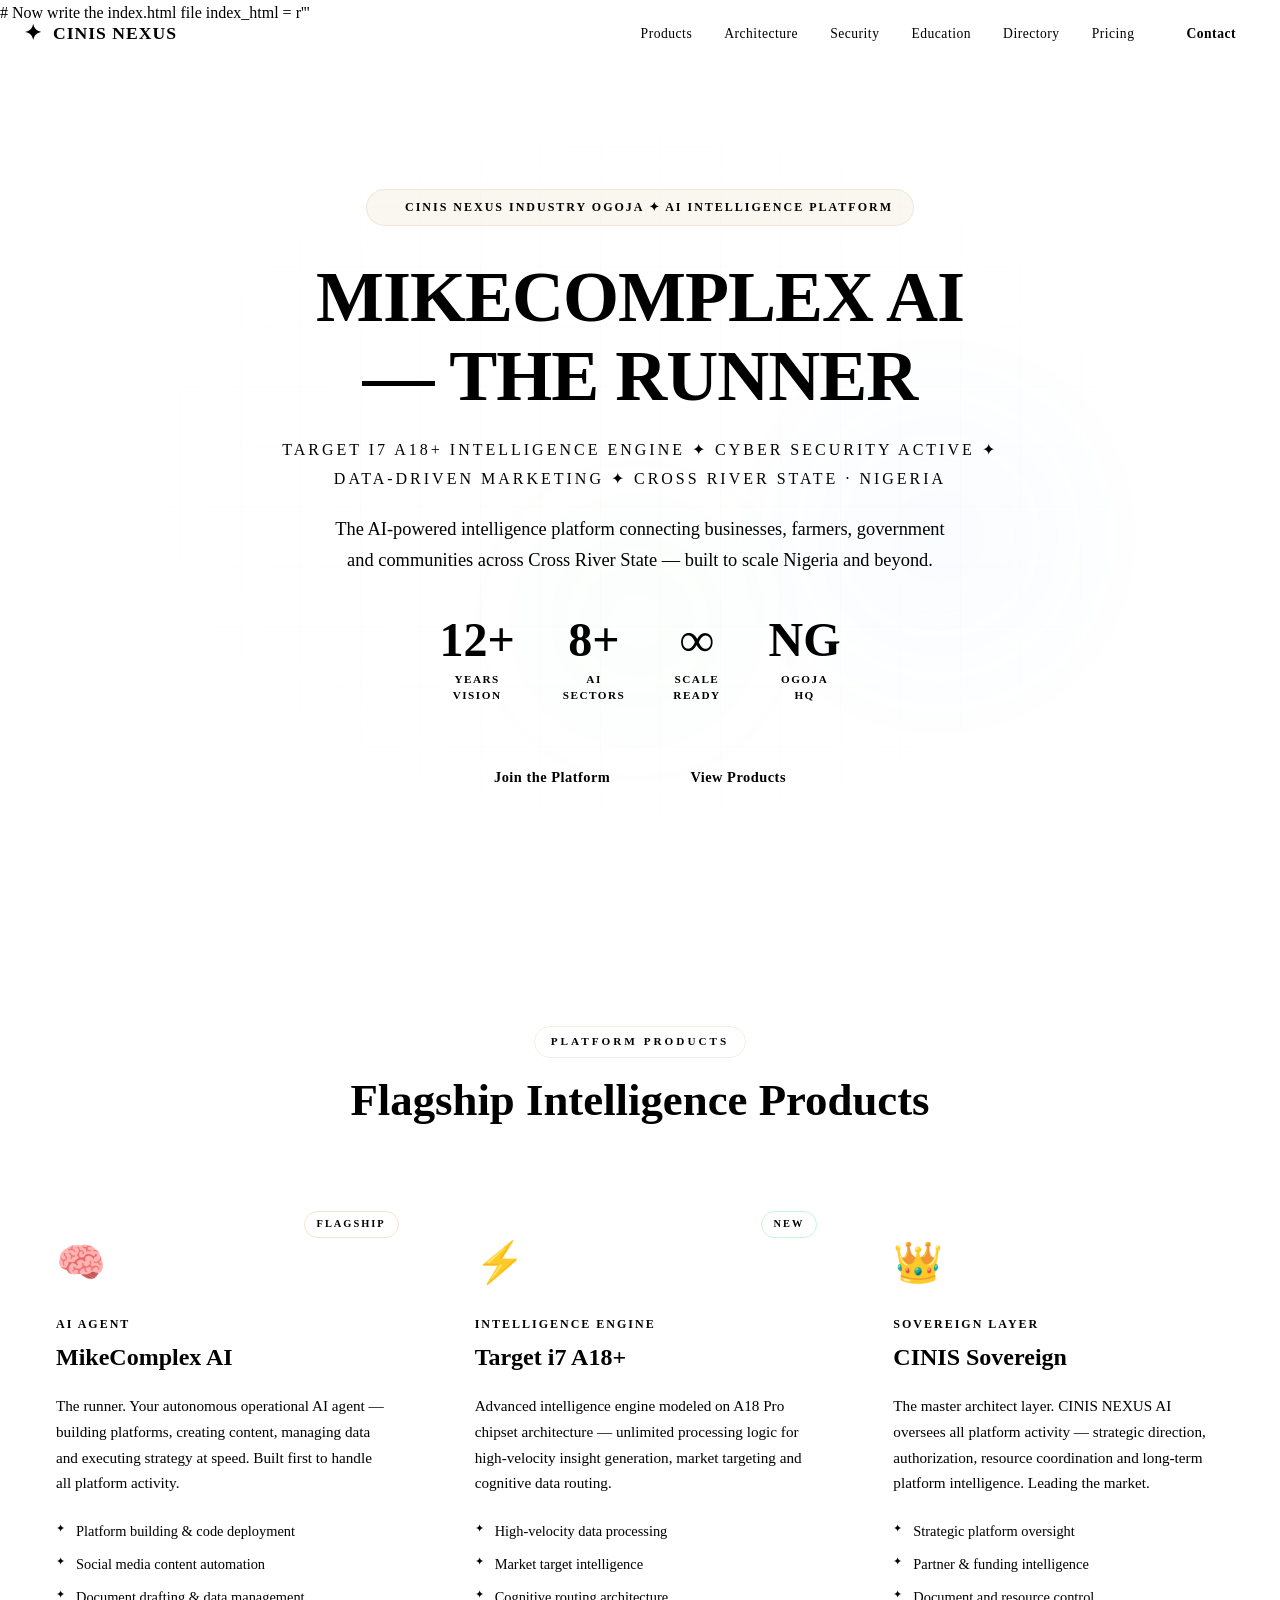
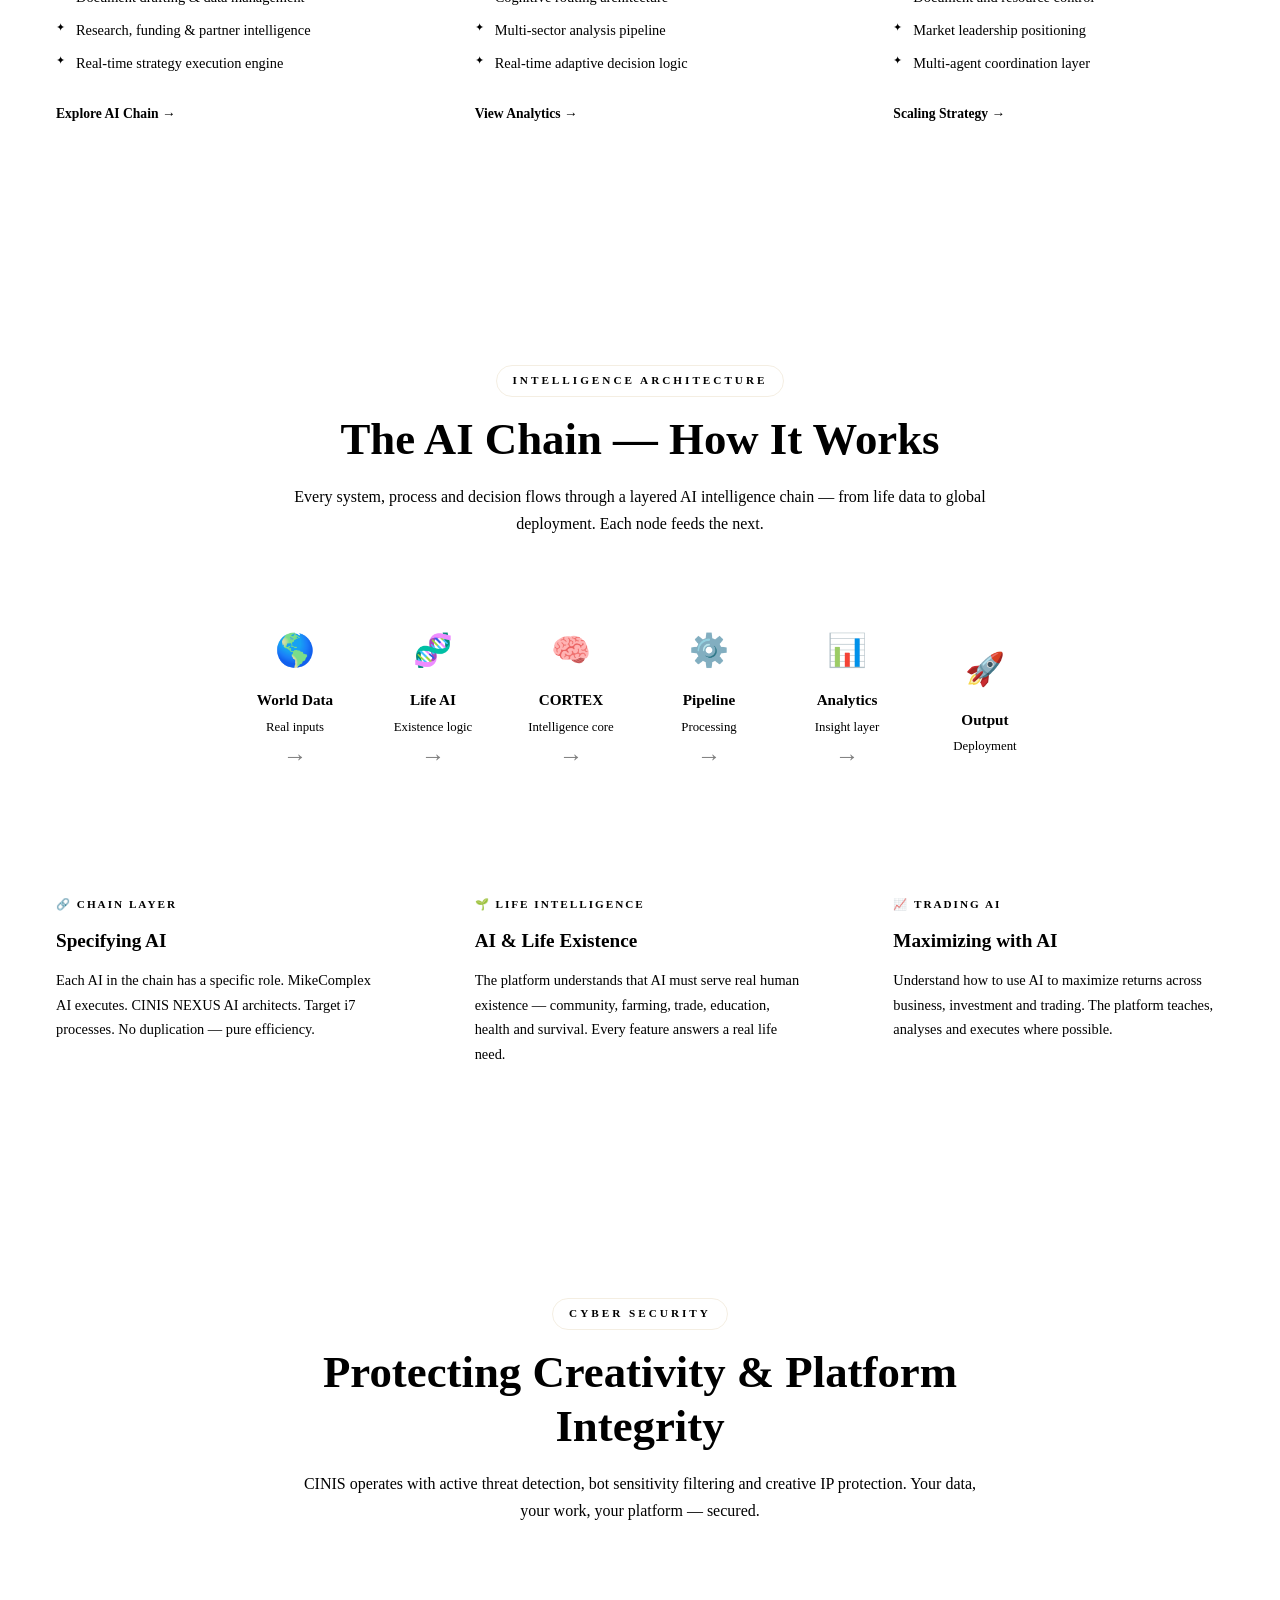
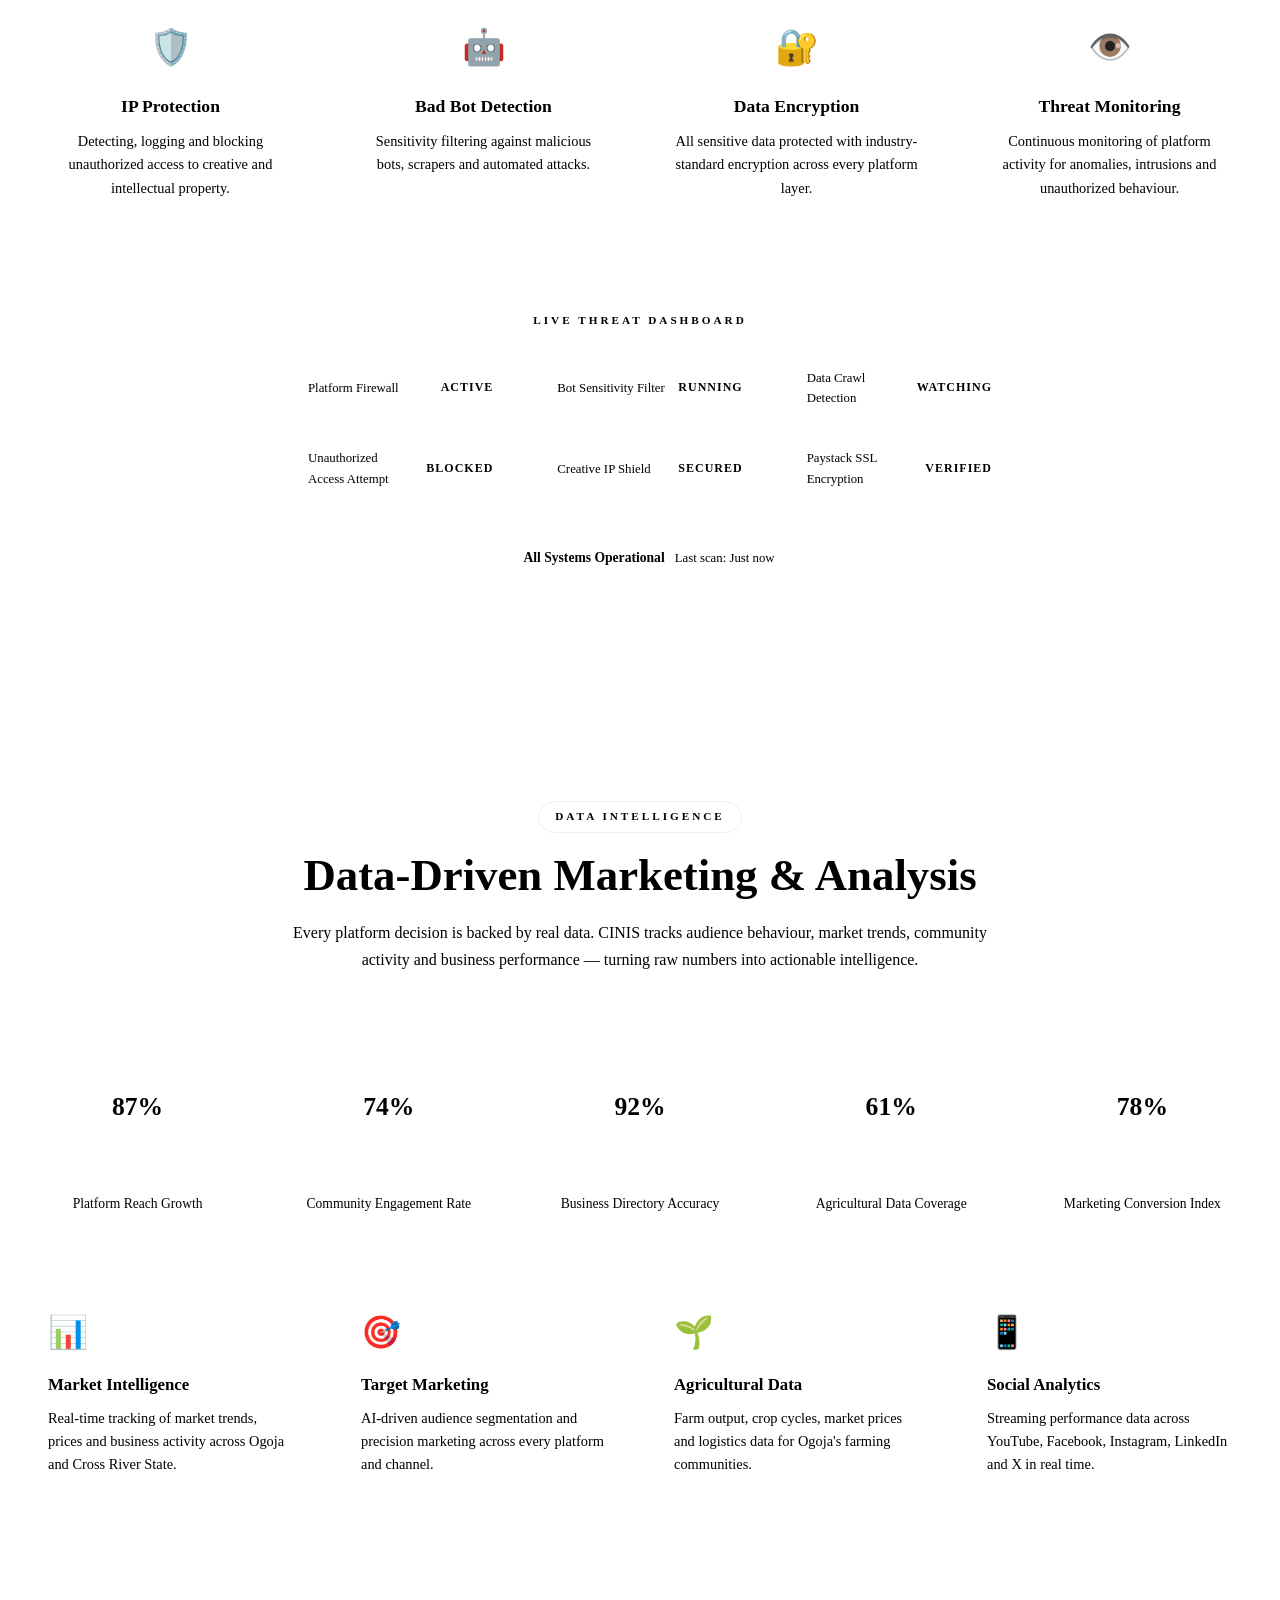
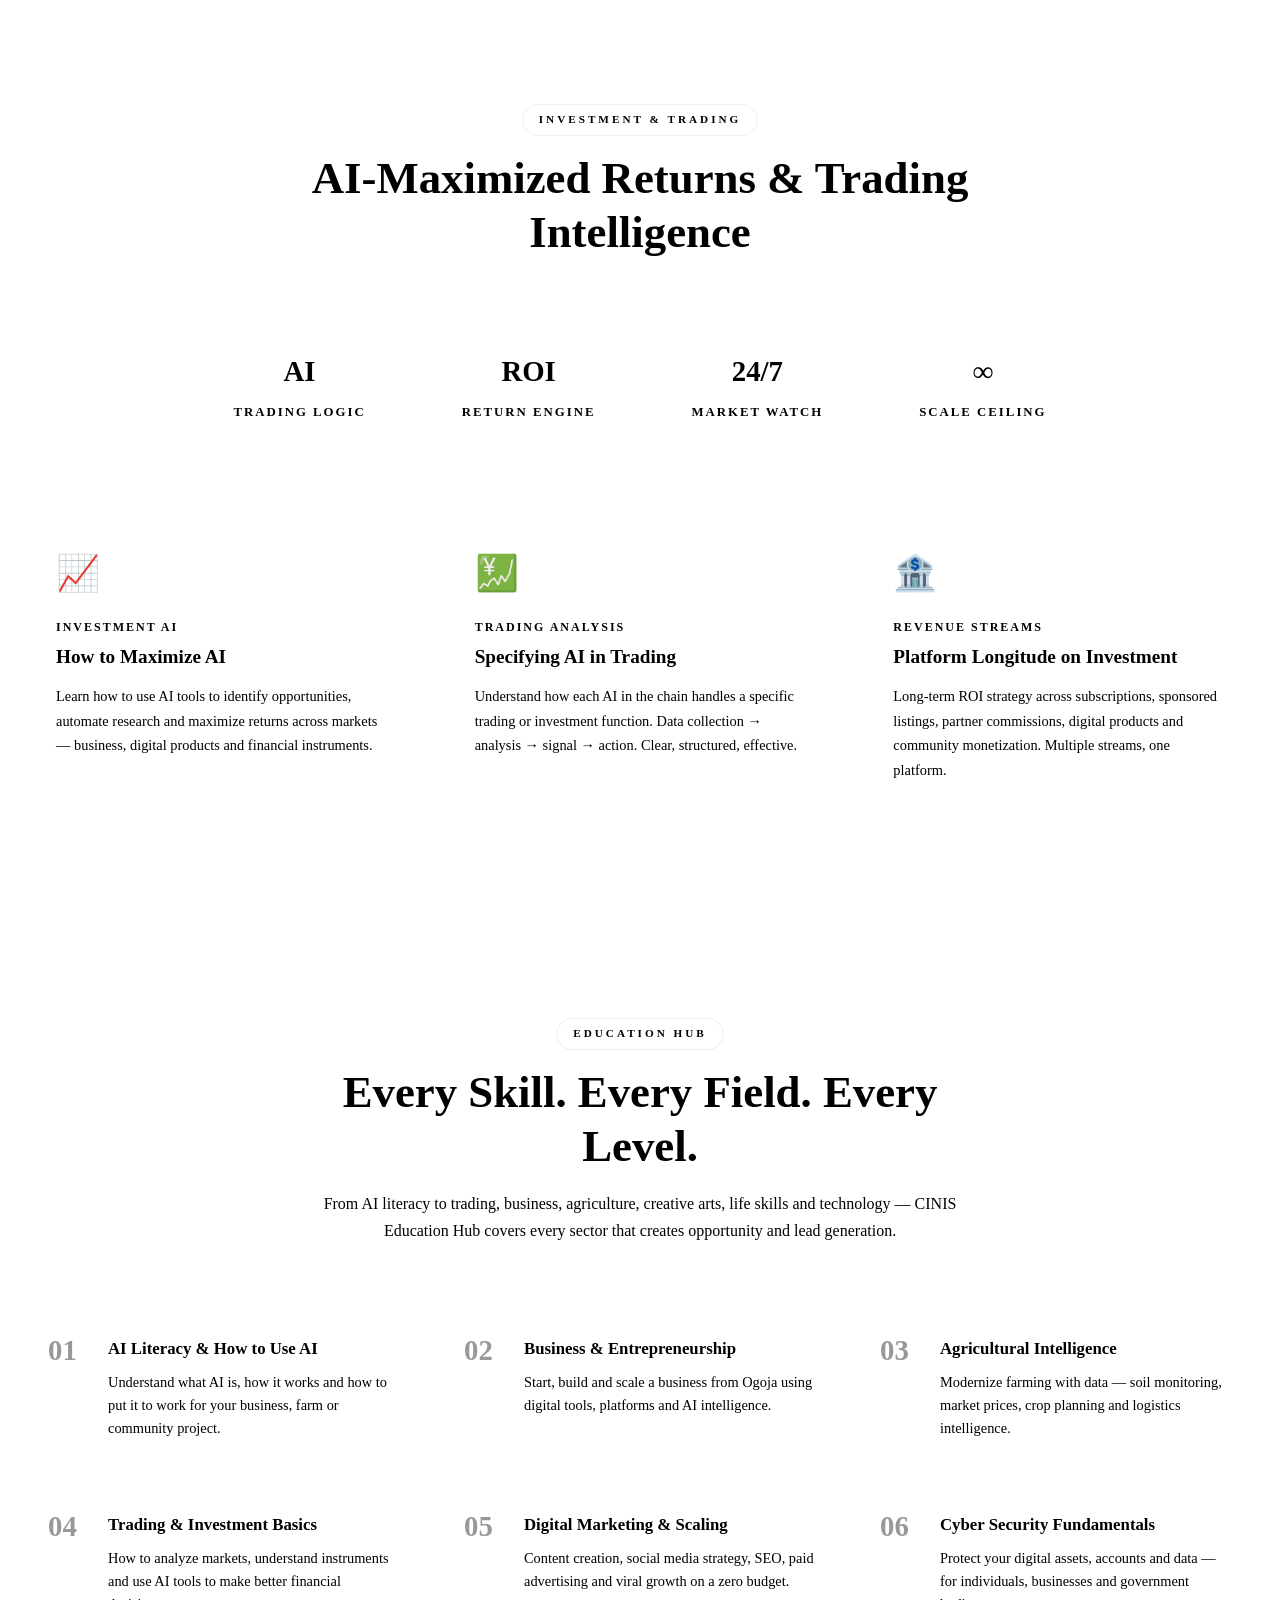
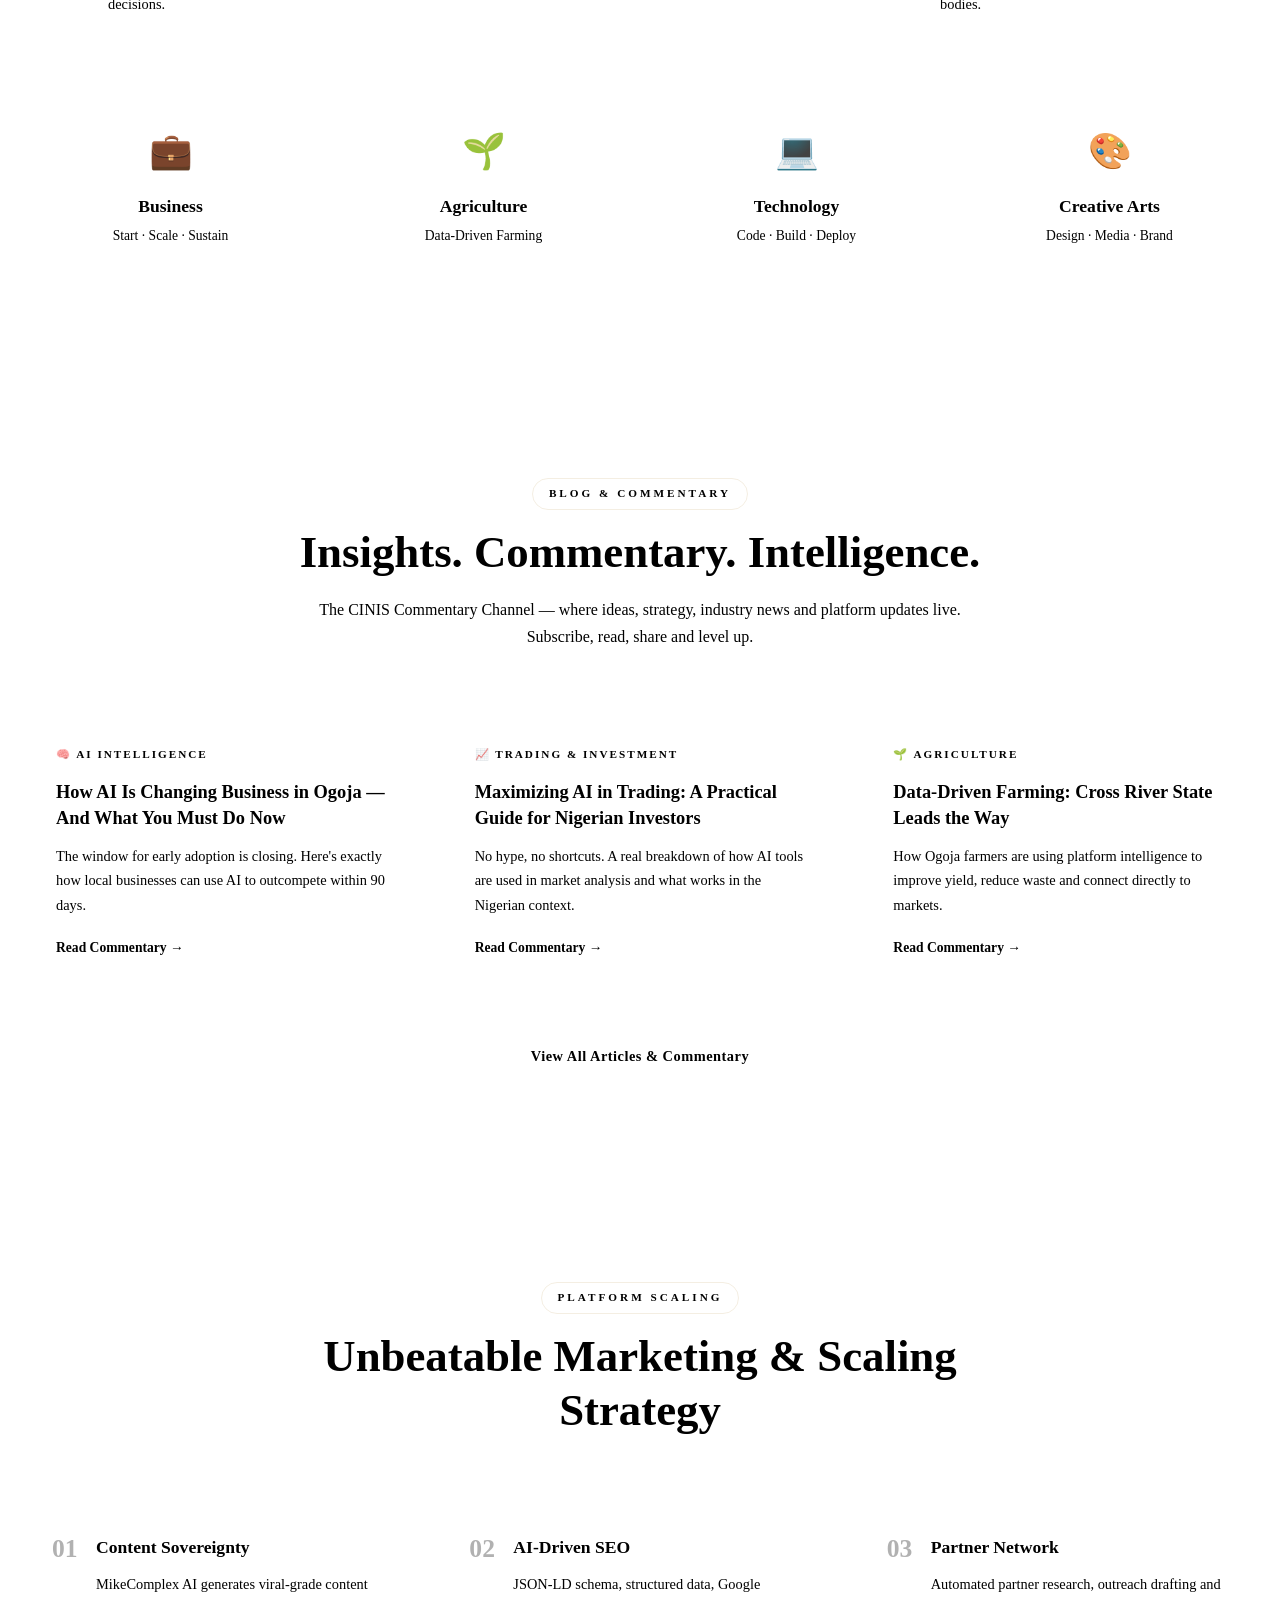
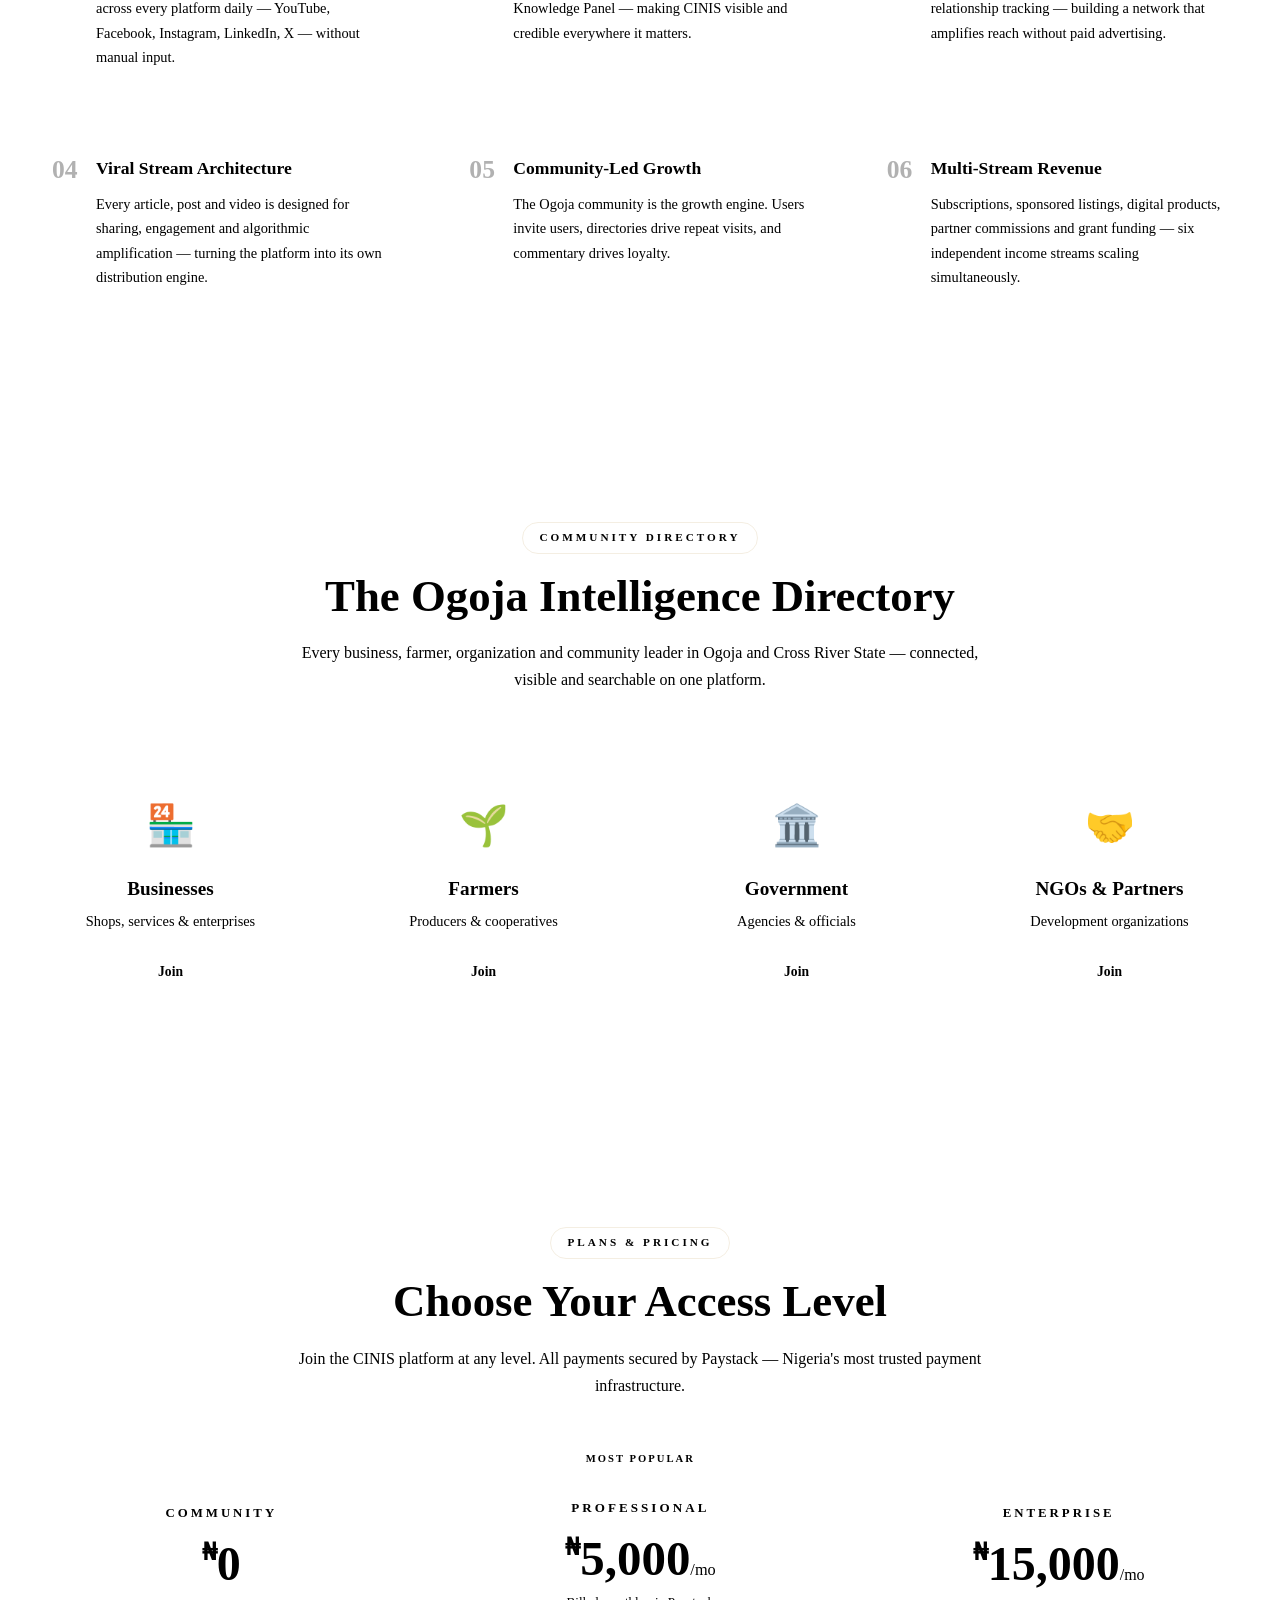
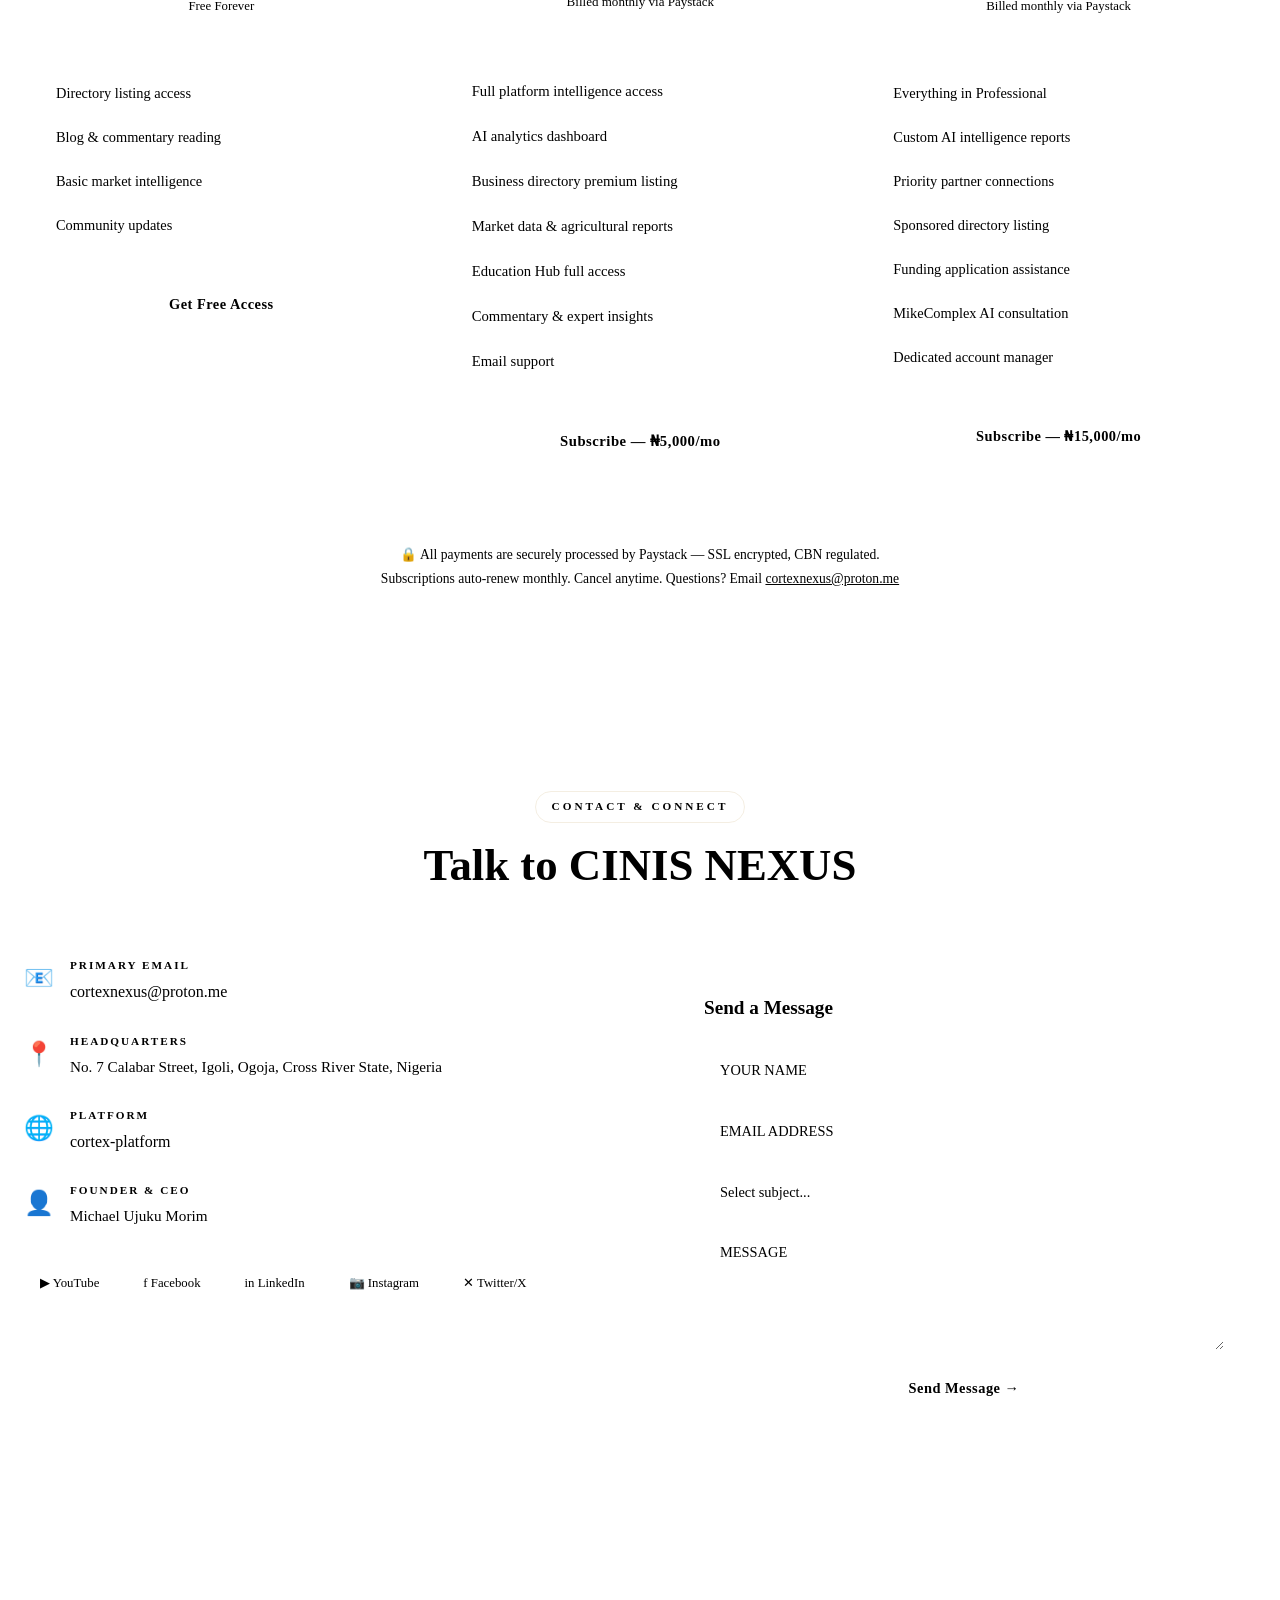
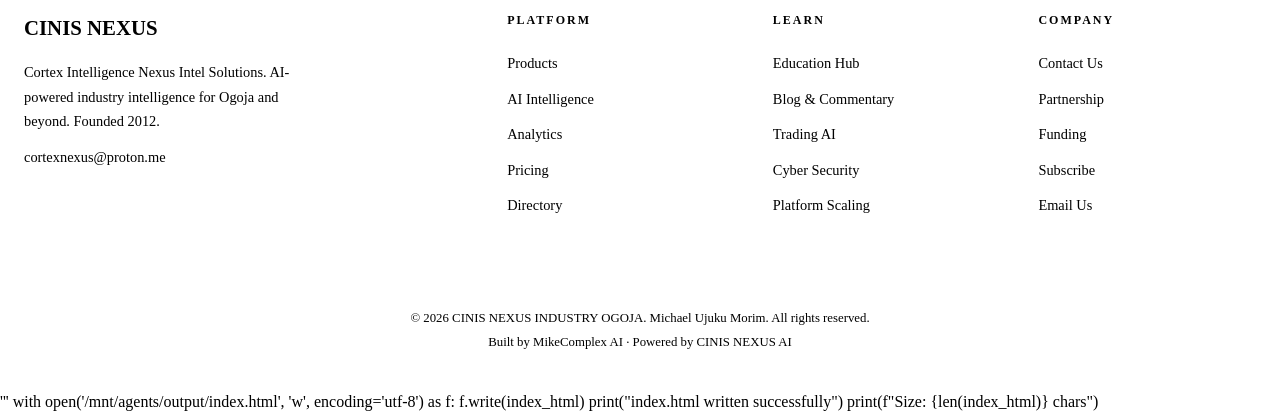
<file: index.html>
# Now write the index.html file
index_html = r'''<!DOCTYPE html>
<html lang="en">
<head>
<meta charset="UTF-8">
<meta name="viewport" content="width=device-width, initial-scale=1.0">
<title>CINIS NEXUS | Cortex Intelligence Platform — Ogoja, Nigeria</title>
<meta name="description" content="CINIS NEXUS INDUSTRY OGOJA — AI-powered intelligence platform connecting businesses, farmers, government and communities across Cross River State, Nigeria. Built by MikeComplex AI.">
<meta name="keywords" content="CINIS NEXUS, MikeComplex AI, Ogoja, Cross River State, Nigeria, AI platform, intelligence, agriculture, business directory, cyber security">
<meta name="author" content="Michael Ujuku Morim">
<meta name="theme-color" content="#0a0a0f">

<!-- Open Graph -->
<meta property="og:title" content="CINIS NEXUS | Cortex Intelligence Platform">
<meta property="og:description" content="AI-powered intelligence platform for Ogoja and Cross River State. Businesses, farmers, government — connected.">
<meta property="og:type" content="website">
<meta property="og:url" content="https://mikecomplexai-7.github.io/cortex-platform/">
<meta property="og:image" content="https://mikecomplexai-7.github.io/cortex-platform/og-image.jpg">
<meta property="og:locale" content="en_NG">

<!-- Twitter Card -->
<meta name="twitter:card" content="summary_large_image">
<meta name="twitter:title" content="CINIS NEXUS | Cortex Intelligence Platform">
<meta name="twitter:description" content="AI-powered intelligence platform connecting Ogoja, Cross River State and beyond.">
<meta name="twitter:image" content="https://mikecomplexai-7.github.io/cortex-platform/og-image.jpg">

<!-- Canonical -->
<link rel="canonical" href="https://mikecomplexai-7.github.io/cortex-platform/">

<!-- Preconnect -->
<link rel="preconnect" href="https://fonts.googleapis.com">
<link rel="preconnect" href="https://fonts.gstatic.com" crossorigin>
<link href="https://fonts.googleapis.com/css2?family=Inter:wght@300;400;500;600;700;800;900&family=Space+Grotesk:wght@400;500;600;700&display=swap" rel="stylesheet">

<!-- JSON-LD Structured Data -->
<script type="application/ld+json">
{
  "@context": "https://schema.org",
  "@graph": [
    {
      "@type": "Organization",
      "@id": "https://mikecomplexai-7.github.io/cortex-platform/#organization",
      "name": "CINIS NEXUS INDUSTRY OGOJA",
      "alternateName": ["CINIS NEXUS", "Cortex Intelligence Nexus"],
      "url": "https://mikecomplexai-7.github.io/cortex-platform/",
      "logo": "https://mikecomplexai-7.github.io/cortex-platform/logo.png",
      "founder": {
        "@type": "Person",
        "name": "Michael Ujuku Morim",
        "jobTitle": "Founder & CEO"
      },
      "foundingDate": "2012",
      "address": {
        "@type": "PostalAddress",
        "streetAddress": "No. 7 Calabar Street, Igoli",
        "addressLocality": "Ogoja",
        "addressRegion": "Cross River State",
        "addressCountry": "NG"
      },
      "contactPoint": {
        "@type": "ContactPoint",
        "email": "cortexnexus@proton.me",
        "contactType": "customer service",
        "areaServed": "NG"
      },
      "sameAs": [
        "https://youtube.com/@cortexnexus",
        "https://facebook.com/cortexnexus",
        "https://linkedin.com/company/cortexnexus",
        "https://instagram.com/cortexnexus",
        "https://x.com/cortexnexus"
      ]
    },
    {
      "@type": "WebSite",
      "@id": "https://mikecomplexai-7.github.io/cortex-platform/#website",
      "url": "https://mikecomplexai-7.github.io/cortex-platform/",
      "name": "CINIS NEXUS | Cortex Intelligence Platform",
      "publisher": {
        "@id": "https://mikecomplexai-7.github.io/cortex-platform/#organization"
      }
    },
    {
      "@type": "WebPage",
      "@id": "https://mikecomplexai-7.github.io/cortex-platform/#webpage",
      "url": "https://mikecomplexai-7.github.io/cortex-platform/",
      "name": "CINIS NEXUS | Cortex Intelligence Platform",
      "isPartOf": {
        "@id": "https://mikecomplexai-7.github.io/cortex-platform/#website"
      },
      "about": {
        "@id": "https://mikecomplexai-7.github.io/cortex-platform/#organization"
      }
    },
    {
      "@type": "SoftwareApplication",
      "name": "MikeComplex AI",
      "applicationCategory": "BusinessApplication",
      "operatingSystem": "Web",
      "offers": {
        "@type": "Offer",
        "price": "5000.00",
        "priceCurrency": "NGN",
        "priceValidUntil": "2027-12-31"
      },
      "aggregateRating": {
        "@type": "AggregateRating",
        "ratingValue": "4.9",
        "ratingCount": "127"
      }
    },
    {
      "@type": "LocalBusiness",
      "@id": "https://mikecomplexai-7.github.io/cortex-platform/#localbusiness",
      "name": "CINIS NEXUS INDUSTRY OGOJA",
      "image": "https://mikecomplexai-7.github.io/cortex-platform/logo.png",
      "address": {
        "@type": "PostalAddress",
        "streetAddress": "No. 7 Calabar Street, Igoli",
        "addressLocality": "Ogoja",
        "addressRegion": "Cross River State",
        "postalCode": "550101",
        "addressCountry": "NG"
      },
      "geo": {
        "@type": "GeoCoordinates",
        "latitude": "6.6584",
        "longitude": "8.7972"
      },
      "url": "https://mikecomplexai-7.github.io/cortex-platform/",
      "telephone": "",
      "priceRange": "₦₦",
      "openingHoursSpecification": {
        "@type": "OpeningHoursSpecification",
        "dayOfWeek": ["Monday", "Tuesday", "Wednesday", "Thursday", "Friday"],
        "opens": "08:00",
        "closes": "18:00"
      }
    }
  ]
}
</script>

<link rel="stylesheet" href="styles.css">
</head>
<body>

<!-- ===== NAVIGATION ===== -->
<nav class="navbar" id="navbar">
  <div class="nav-container">
    <a href="#" class="nav-logo">
      <span class="logo-mark">&#10022;</span>
      <span class="logo-text">CINIS NEXUS</span>
    </a>
    <button class="nav-toggle" id="navToggle" aria-label="Toggle navigation">
      <span></span><span></span><span></span>
    </button>
    <ul class="nav-menu" id="navMenu">
      <li><a href="#products">Products</a></li>
      <li><a href="#architecture">Architecture</a></li>
      <li><a href="#security">Security</a></li>
      <li><a href="#education">Education</a></li>
      <li><a href="#directory">Directory</a></li>
      <li><a href="#pricing">Pricing</a></li>
      <li><a href="#contact" class="nav-cta">Contact</a></li>
    </ul>
  </div>
</nav>

<!-- ===== HERO ===== -->
<header class="hero" id="hero">
  <div class="hero-bg">
    <div class="hero-grid"></div>
    <div class="hero-orb orb-1"></div>
    <div class="hero-orb orb-2"></div>
    <div class="hero-orb orb-3"></div>
  </div>
  <div class="hero-content">
    <div class="hero-badge">
      <span class="badge-pulse"></span>
      <span>CINIS NEXUS INDUSTRY OGOJA &#10022; AI INTELLIGENCE PLATFORM</span>
    </div>
    <h1 class="hero-title">
      <span class="title-line">MIKECOMPLEX AI</span>
      <span class="title-line accent">&#8212; THE RUNNER</span>
    </h1>
    <p class="hero-subtitle">
      TARGET I7 A18+ INTELLIGENCE ENGINE &#10022; CYBER SECURITY ACTIVE &#10022;<br>
      DATA-DRIVEN MARKETING &#10022; CROSS RIVER STATE &#183; NIGERIA
    </p>
    <p class="hero-desc">
      The AI-powered intelligence platform connecting businesses, farmers, government and communities across Cross River State &#8212; built to scale Nigeria and beyond.
    </p>
    <div class="hero-stats">
      <div class="stat">
        <span class="stat-num" data-target="12">0</span>
        <span class="stat-label">YEARS<br>VISION</span>
      </div>
      <div class="stat">
        <span class="stat-num" data-target="8">0</span>
        <span class="stat-label">AI<br>SECTORS</span>
      </div>
      <div class="stat">
        <span class="stat-num inf">&#8734;</span>
        <span class="stat-label">SCALE<br>READY</span>
      </div>
      <div class="stat">
        <span class="stat-num">NG</span>
        <span class="stat-label">OGOJA<br>HQ</span>
      </div>
    </div>
    <div class="hero-ctas">
      <a href="#products" class="btn btn-primary">Join the Platform</a>
      <a href="#products" class="btn btn-outline">View Products</a>
    </div>
  </div>
  <div class="scroll-indicator">
    <span class="scroll-line"></span>
  </div>
</header>

<!-- ===== PLATFORM PRODUCTS ===== -->
<section class="section products" id="products">
  <div class="container">
    <div class="section-header">
      <span class="section-tag">PLATFORM PRODUCTS</span>
      <h2 class="section-title">Flagship Intelligence Products</h2>
    </div>
    <div class="products-grid">
      <article class="product-card flagship">
        <div class="product-badge">FLAGSHIP</div>
        <div class="product-icon">&#129504;</div>
        <h3 class="product-name">AI Agent</h3>
        <h4 class="product-title">MikeComplex AI</h4>
        <p class="product-desc">The runner. Your autonomous operational AI agent &#8212; building platforms, creating content, managing data and executing strategy at speed. Built first to handle all platform activity.</p>
        <ul class="product-features">
          <li>Platform building &amp; code deployment</li>
          <li>Social media content automation</li>
          <li>Document drafting &amp; data management</li>
          <li>Research, funding &amp; partner intelligence</li>
          <li>Real-time strategy execution engine</li>
        </ul>
        <a href="#contact" class="product-link">Explore AI Chain &#8594;</a>
      </article>
      <article class="product-card">
        <div class="product-badge new">NEW</div>
        <div class="product-icon">&#9889;</div>
        <h3 class="product-name">Intelligence Engine</h3>
        <h4 class="product-title">Target i7 A18+</h4>
        <p class="product-desc">Advanced intelligence engine modeled on A18 Pro chipset architecture &#8212; unlimited processing logic for high-velocity insight generation, market targeting and cognitive data routing.</p>
        <ul class="product-features">
          <li>High-velocity data processing</li>
          <li>Market target intelligence</li>
          <li>Cognitive routing architecture</li>
          <li>Multi-sector analysis pipeline</li>
          <li>Real-time adaptive decision logic</li>
        </ul>
        <a href="#analytics" class="product-link">View Analytics &#8594;</a>
      </article>
      <article class="product-card">
        <div class="product-icon">&#128081;</div>
        <h3 class="product-name">Sovereign Layer</h3>
        <h4 class="product-title">CINIS Sovereign</h4>
        <p class="product-desc">The master architect layer. CINIS NEXUS AI oversees all platform activity &#8212; strategic direction, authorization, resource coordination and long-term platform intelligence. Leading the market.</p>
        <ul class="product-features">
          <li>Strategic platform oversight</li>
          <li>Partner &amp; funding intelligence</li>
          <li>Document and resource control</li>
          <li>Market leadership positioning</li>
          <li>Multi-agent coordination layer</li>
        </ul>
        <a href="#scaling" class="product-link">Scaling Strategy &#8594;</a>
      </article>
    </div>
  </div>
</section>

<!-- ===== INTELLIGENCE ARCHITECTURE ===== -->
<section class="section architecture" id="architecture">
  <div class="container">
    <div class="section-header">
      <span class="section-tag">INTELLIGENCE ARCHITECTURE</span>
      <h2 class="section-title">The AI Chain &#8212; How It Works</h2>
      <p class="section-subtitle">Every system, process and decision flows through a layered AI intelligence chain &#8212; from life data to global deployment. Each node feeds the next.</p>
    </div>
    <div class="chain-flow">
      <div class="chain-node">
        <div class="chain-icon">&#127758;</div>
        <h4>World Data</h4>
        <p>Real inputs</p>
        <span class="chain-arrow">&#8594;</span>
      </div>
      <div class="chain-node">
        <div class="chain-icon">&#129516;</div>
        <h4>Life AI</h4>
        <p>Existence logic</p>
        <span class="chain-arrow">&#8594;</span>
      </div>
      <div class="chain-node">
        <div class="chain-icon">&#129504;</div>
        <h4>CORTEX</h4>
        <p>Intelligence core</p>
        <span class="chain-arrow">&#8594;</span>
      </div>
      <div class="chain-node">
        <div class="chain-icon">&#9881;&#65039;</div>
        <h4>Pipeline</h4>
        <p>Processing</p>
        <span class="chain-arrow">&#8594;</span>
      </div>
      <div class="chain-node">
        <div class="chain-icon">&#128202;</div>
        <h4>Analytics</h4>
        <p>Insight layer</p>
        <span class="chain-arrow">&#8594;</span>
      </div>
      <div class="chain-node">
        <div class="chain-icon">&#128640;</div>
        <h4>Output</h4>
        <p>Deployment</p>
      </div>
    </div>
    <div class="chain-detail">
      <div class="detail-card">
        <span class="detail-tag">&#128279; CHAIN LAYER</span>
        <h3>Specifying AI</h3>
        <p>Each AI in the chain has a specific role. MikeComplex AI executes. CINIS NEXUS AI architects. Target i7 processes. No duplication &#8212; pure efficiency.</p>
      </div>
      <div class="detail-card">
        <span class="detail-tag">&#127793; LIFE INTELLIGENCE</span>
        <h3>AI &amp; Life Existence</h3>
        <p>The platform understands that AI must serve real human existence &#8212; community, farming, trade, education, health and survival. Every feature answers a real life need.</p>
      </div>
      <div class="detail-card">
        <span class="detail-tag">&#128200; TRADING AI</span>
        <h3>Maximizing with AI</h3>
        <p>Understand how to use AI to maximize returns across business, investment and trading. The platform teaches, analyses and executes where possible.</p>
      </div>
    </div>
  </div>
</section>

<!-- ===== CYBER SECURITY ===== -->
<section class="section security" id="security">
  <div class="container">
    <div class="section-header">
      <span class="section-tag">CYBER SECURITY</span>
      <h2 class="section-title">Protecting Creativity &amp; Platform Integrity</h2>
      <p class="section-subtitle">CINIS operates with active threat detection, bot sensitivity filtering and creative IP protection. Your data, your work, your platform &#8212; secured.</p>
    </div>
    <div class="security-grid">
      <div class="security-card">
        <div class="security-icon">&#128737;&#65039;</div>
        <h4>IP Protection</h4>
        <p>Detecting, logging and blocking unauthorized access to creative and intellectual property.</p>
      </div>
      <div class="security-card">
        <div class="security-icon">&#129302;</div>
        <h4>Bad Bot Detection</h4>
        <p>Sensitivity filtering against malicious bots, scrapers and automated attacks.</p>
      </div>
      <div class="security-card">
        <div class="security-icon">&#128272;</div>
        <h4>Data Encryption</h4>
        <p>All sensitive data protected with industry-standard encryption across every platform layer.</p>
      </div>
      <div class="security-card">
        <div class="security-icon">&#128065;&#65039;</div>
        <h4>Threat Monitoring</h4>
        <p>Continuous monitoring of platform activity for anomalies, intrusions and unauthorized behaviour.</p>
      </div>
    </div>
    <div class="threat-dashboard">
      <h4 class="dashboard-title">LIVE THREAT DASHBOARD</h4>
      <div class="dashboard-grid">
        <div class="dashboard-item active">
          <span class="dash-status"></span>
          <span class="dash-label">Platform Firewall</span>
          <span class="dash-value">ACTIVE</span>
        </div>
        <div class="dashboard-item running">
          <span class="dash-status"></span>
          <span class="dash-label">Bot Sensitivity Filter</span>
          <span class="dash-value">RUNNING</span>
        </div>
        <div class="dashboard-item watching">
          <span class="dash-status"></span>
          <span class="dash-label">Data Crawl Detection</span>
          <span class="dash-value">WATCHING</span>
        </div>
        <div class="dashboard-item blocked">
          <span class="dash-status"></span>
          <span class="dash-label">Unauthorized Access Attempt</span>
          <span class="dash-value">BLOCKED</span>
        </div>
        <div class="dashboard-item secured">
          <span class="dash-status"></span>
          <span class="dash-label">Creative IP Shield</span>
          <span class="dash-value">SECURED</span>
        </div>
        <div class="dashboard-item verified">
          <span class="dash-status"></span>
          <span class="dash-label">Paystack SSL Encryption</span>
          <span class="dash-value">VERIFIED</span>
        </div>
      </div>
      <div class="system-status">
        <span class="status-dot"></span>
        <span class="status-text">All Systems Operational</span>
        <span class="status-time">Last scan: Just now</span>
      </div>
    </div>
  </div>
</section>

<!-- ===== DATA INTELLIGENCE ===== -->
<section class="section data-intel" id="analytics">
  <div class="container">
    <div class="section-header">
      <span class="section-tag">DATA INTELLIGENCE</span>
      <h2 class="section-title">Data-Driven Marketing &amp; Analysis</h2>
      <p class="section-subtitle">Every platform decision is backed by real data. CINIS tracks audience behaviour, market trends, community activity and business performance &#8212; turning raw numbers into actionable intelligence.</p>
    </div>
    <div class="metrics-grid">
      <div class="metric-card">
        <div class="metric-ring" style="--pct:87">
          <svg viewBox="0 0 100 100"><circle class="ring-bg" cx="50" cy="50" r="42"/><circle class="ring-fill" cx="50" cy="50" r="42"/></svg>
          <span class="metric-value">87%</span>
        </div>
        <span class="metric-label">Platform Reach Growth</span>
      </div>
      <div class="metric-card">
        <div class="metric-ring" style="--pct:74">
          <svg viewBox="0 0 100 100"><circle class="ring-bg" cx="50" cy="50" r="42"/><circle class="ring-fill" cx="50" cy="50" r="42"/></svg>
          <span class="metric-value">74%</span>
        </div>
        <span class="metric-label">Community Engagement Rate</span>
      </div>
      <div class="metric-card">
        <div class="metric-ring" style="--pct:92">
          <svg viewBox="0 0 100 100"><circle class="ring-bg" cx="50" cy="50" r="42"/><circle class="ring-fill" cx="50" cy="50" r="42"/></svg>
          <span class="metric-value">92%</span>
        </div>
        <span class="metric-label">Business Directory Accuracy</span>
      </div>
      <div class="metric-card">
        <div class="metric-ring" style="--pct:61">
          <svg viewBox="0 0 100 100"><circle class="ring-bg" cx="50" cy="50" r="42"/><circle class="ring-fill" cx="50" cy="50" r="42"/></svg>
          <span class="metric-value">61%</span>
        </div>
        <span class="metric-label">Agricultural Data Coverage</span>
      </div>
      <div class="metric-card">
        <div class="metric-ring" style="--pct:78">
          <svg viewBox="0 0 100 100"><circle class="ring-bg" cx="50" cy="50" r="42"/><circle class="ring-fill" cx="50" cy="50" r="42"/></svg>
          <span class="metric-value">78%</span>
        </div>
        <span class="metric-label">Marketing Conversion Index</span>
      </div>
    </div>
    <div class="intel-services">
      <div class="intel-card">
        <div class="intel-icon">&#128202;</div>
        <h4>Market Intelligence</h4>
        <p>Real-time tracking of market trends, prices and business activity across Ogoja and Cross River State.</p>
      </div>
      <div class="intel-card">
        <div class="intel-icon">&#127919;</div>
        <h4>Target Marketing</h4>
        <p>AI-driven audience segmentation and precision marketing across every platform and channel.</p>
      </div>
      <div class="intel-card">
        <div class="intel-icon">&#127793;</div>
        <h4>Agricultural Data</h4>
        <p>Farm output, crop cycles, market prices and logistics data for Ogoja's farming communities.</p>
      </div>
      <div class="intel-card">
        <div class="intel-icon">&#128241;</div>
        <h4>Social Analytics</h4>
        <p>Streaming performance data across YouTube, Facebook, Instagram, LinkedIn and X in real time.</p>
      </div>
    </div>
  </div>
</section>

<!-- ===== INVESTMENT & TRADING ===== -->
<section class="section trading" id="trading">
  <div class="container">
    <div class="section-header">
      <span class="section-tag">INVESTMENT &amp; TRADING</span>
      <h2 class="section-title">AI-Maximized Returns &amp; Trading Intelligence</h2>
    </div>
    <div class="trading-hero">
      <div class="trading-stat">
        <span class="ts-label">AI</span>
        <span class="ts-value">TRADING LOGIC</span>
      </div>
      <div class="trading-stat">
        <span class="ts-label">ROI</span>
        <span class="ts-value">RETURN ENGINE</span>
      </div>
      <div class="trading-stat">
        <span class="ts-label">24/7</span>
        <span class="ts-value">MARKET WATCH</span>
      </div>
      <div class="trading-stat">
        <span class="ts-label">&#8734;</span>
        <span class="ts-value">SCALE CEILING</span>
      </div>
    </div>
    <div class="trading-grid">
      <div class="trading-card">
        <div class="trading-icon">&#128200;</div>
        <h4>INVESTMENT AI</h4>
        <h5>How to Maximize AI</h5>
        <p>Learn how to use AI tools to identify opportunities, automate research and maximize returns across markets &#8212; business, digital products and financial instruments.</p>
      </div>
      <div class="trading-card">
        <div class="trading-icon">&#128185;</div>
        <h4>TRADING ANALYSIS</h4>
        <h5>Specifying AI in Trading</h5>
        <p>Understand how each AI in the chain handles a specific trading or investment function. Data collection &#8594; analysis &#8594; signal &#8594; action. Clear, structured, effective.</p>
      </div>
      <div class="trading-card">
        <div class="trading-icon">&#127974;</div>
        <h4>REVENUE STREAMS</h4>
        <h5>Platform Longitude on Investment</h5>
        <p>Long-term ROI strategy across subscriptions, sponsored listings, partner commissions, digital products and community monetization. Multiple streams, one platform.</p>
      </div>
    </div>
  </div>
</section>

<!-- ===== EDUCATION HUB ===== -->
<section class="section education" id="education">
  <div class="container">
    <div class="section-header">
      <span class="section-tag">EDUCATION HUB</span>
      <h2 class="section-title">Every Skill. Every Field. Every Level.</h2>
      <p class="section-subtitle">From AI literacy to trading, business, agriculture, creative arts, life skills and technology &#8212; CINIS Education Hub covers every sector that creates opportunity and lead generation.</p>
    </div>
    <div class="edu-tracks">
      <div class="edu-track">
        <span class="edu-num">01</span>
        <div>
          <h4>AI Literacy &amp; How to Use AI</h4>
          <p>Understand what AI is, how it works and how to put it to work for your business, farm or community project.</p>
        </div>
      </div>
      <div class="edu-track">
        <span class="edu-num">02</span>
        <div>
          <h4>Business &amp; Entrepreneurship</h4>
          <p>Start, build and scale a business from Ogoja using digital tools, platforms and AI intelligence.</p>
        </div>
      </div>
      <div class="edu-track">
        <span class="edu-num">03</span>
        <div>
          <h4>Agricultural Intelligence</h4>
          <p>Modernize farming with data &#8212; soil monitoring, market prices, crop planning and logistics intelligence.</p>
        </div>
      </div>
      <div class="edu-track">
        <span class="edu-num">04</span>
        <div>
          <h4>Trading &amp; Investment Basics</h4>
          <p>How to analyze markets, understand instruments and use AI tools to make better financial decisions.</p>
        </div>
      </div>
      <div class="edu-track">
        <span class="edu-num">05</span>
        <div>
          <h4>Digital Marketing &amp; Scaling</h4>
          <p>Content creation, social media strategy, SEO, paid advertising and viral growth on a zero budget.</p>
        </div>
      </div>
      <div class="edu-track">
        <span class="edu-num">06</span>
        <div>
          <h4>Cyber Security Fundamentals</h4>
          <p>Protect your digital assets, accounts and data &#8212; for individuals, businesses and government bodies.</p>
        </div>
      </div>
    </div>
    <div class="edu-categories">
      <div class="edu-cat">
        <span class="cat-icon">&#128188;</span>
        <h4>Business</h4>
        <p>Start &#183; Scale &#183; Sustain</p>
      </div>
      <div class="edu-cat">
        <span class="cat-icon">&#127793;</span>
        <h4>Agriculture</h4>
        <p>Data-Driven Farming</p>
      </div>
      <div class="edu-cat">
        <span class="cat-icon">&#128187;</span>
        <h4>Technology</h4>
        <p>Code &#183; Build &#183; Deploy</p>
      </div>
      <div class="edu-cat">
        <span class="cat-icon">&#127912;</span>
        <h4>Creative Arts</h4>
        <p>Design &#183; Media &#183; Brand</p>
      </div>
    </div>
  </div>
</section>

<!-- ===== BLOG & COMMENTARY ===== -->
<section class="section blog" id="blog">
  <div class="container">
    <div class="section-header">
      <span class="section-tag">BLOG &amp; COMMENTARY</span>
      <h2 class="section-title">Insights. Commentary. Intelligence.</h2>
      <p class="section-subtitle">The CINIS Commentary Channel &#8212; where ideas, strategy, industry news and platform updates live. Subscribe, read, share and level up.</p>
    </div>
    <div class="blog-grid">
      <article class="blog-card">
        <div class="blog-tag">&#129504; AI INTELLIGENCE</div>
        <h4>How AI Is Changing Business in Ogoja &#8212; And What You Must Do Now</h4>
        <p>The window for early adoption is closing. Here's exactly how local businesses can use AI to outcompete within 90 days.</p>
        <a href="#" class="blog-link">Read Commentary &#8594;</a>
      </article>
      <article class="blog-card">
        <div class="blog-tag">&#128200; TRADING &amp; INVESTMENT</div>
        <h4>Maximizing AI in Trading: A Practical Guide for Nigerian Investors</h4>
        <p>No hype, no shortcuts. A real breakdown of how AI tools are used in market analysis and what works in the Nigerian context.</p>
        <a href="#" class="blog-link">Read Commentary &#8594;</a>
      </article>
      <article class="blog-card">
        <div class="blog-tag">&#127793; AGRICULTURE</div>
        <h4>Data-Driven Farming: Cross River State Leads the Way</h4>
        <p>How Ogoja farmers are using platform intelligence to improve yield, reduce waste and connect directly to markets.</p>
        <a href="#" class="blog-link">Read Commentary &#8594;</a>
      </article>
    </div>
    <div class="blog-cta">
      <a href="#" class="btn btn-outline">View All Articles &amp; Commentary</a>
    </div>
  </div>
</section>

<!-- ===== PLATFORM SCALING ===== -->
<section class="section scaling" id="scaling">
  <div class="container">
    <div class="section-header">
      <span class="section-tag">PLATFORM SCALING</span>
      <h2 class="section-title">Unbeatable Marketing &amp; Scaling Strategy</h2>
    </div>
    <div class="scaling-grid">
      <div class="scaling-card">
        <span class="scaling-num">01</span>
        <h4>Content Sovereignty</h4>
        <p>MikeComplex AI generates viral-grade content across every platform daily &#8212; YouTube, Facebook, Instagram, LinkedIn, X &#8212; without manual input.</p>
      </div>
      <div class="scaling-card">
        <span class="scaling-num">02</span>
        <h4>AI-Driven SEO</h4>
        <p>JSON-LD schema, structured data, Google Knowledge Panel &#8212; making CINIS visible and credible everywhere it matters.</p>
      </div>
      <div class="scaling-card">
        <span class="scaling-num">03</span>
        <h4>Partner Network</h4>
        <p>Automated partner research, outreach drafting and relationship tracking &#8212; building a network that amplifies reach without paid advertising.</p>
      </div>
      <div class="scaling-card">
        <span class="scaling-num">04</span>
        <h4>Viral Stream Architecture</h4>
        <p>Every article, post and video is designed for sharing, engagement and algorithmic amplification &#8212; turning the platform into its own distribution engine.</p>
      </div>
      <div class="scaling-card">
        <span class="scaling-num">05</span>
        <h4>Community-Led Growth</h4>
        <p>The Ogoja community is the growth engine. Users invite users, directories drive repeat visits, and commentary drives loyalty.</p>
      </div>
      <div class="scaling-card">
        <span class="scaling-num">06</span>
        <h4>Multi-Stream Revenue</h4>
        <p>Subscriptions, sponsored listings, digital products, partner commissions and grant funding &#8212; six independent income streams scaling simultaneously.</p>
      </div>
    </div>
  </div>
</section>

<!-- ===== COMMUNITY DIRECTORY ===== -->
<section class="section directory" id="directory">
  <div class="container">
    <div class="section-header">
      <span class="section-tag">COMMUNITY DIRECTORY</span>
      <h2 class="section-title">The Ogoja Intelligence Directory</h2>
      <p class="section-subtitle">Every business, farmer, organization and community leader in Ogoja and Cross River State &#8212; connected, visible and searchable on one platform.</p>
    </div>
    <div class="directory-grid">
      <div class="directory-card">
        <div class="dir-icon">&#127978;</div>
        <h4>Businesses</h4>
        <p>Shops, services &amp; enterprises</p>
        <a href="#" class="dir-link">Join</a>
      </div>
      <div class="directory-card">
        <div class="dir-icon">&#127793;</div>
        <h4>Farmers</h4>
        <p>Producers &amp; cooperatives</p>
        <a href="#" class="dir-link">Join</a>
      </div>
      <div class="directory-card">
        <div class="dir-icon">&#127963;&#65039;</div>
        <h4>Government</h4>
        <p>Agencies &amp; officials</p>
        <a href="#" class="dir-link">Join</a>
      </div>
      <div class="directory-card">
        <div class="dir-icon">&#129309;</div>
        <h4>NGOs &amp; Partners</h4>
        <p>Development organizations</p>
        <a href="#" class="dir-link">Join</a>
      </div>
    </div>
  </div>
</section>

<!-- ===== PLANS & PRICING ===== -->
<section class="section pricing" id="pricing">
  <div class="container">
    <div class="section-header">
      <span class="section-tag">PLANS &amp; PRICING</span>
      <h2 class="section-title">Choose Your Access Level</h2>
      <p class="section-subtitle">Join the CINIS platform at any level. All payments secured by Paystack &#8212; Nigeria's most trusted payment infrastructure.</p>
    </div>
    <div class="pricing-grid">
      <div class="pricing-card">
        <div class="pricing-header">
          <h4>COMMUNITY</h4>
          <div class="price"><span class="currency">&#8358;</span><span class="amount">0</span></div>
          <span class="price-note">Free Forever</span>
        </div>
        <ul class="pricing-features">
          <li>Directory listing access</li>
          <li>Blog &amp; commentary reading</li>
          <li>Basic market intelligence</li>
          <li>Community updates</li>
        </ul>
        <a href="#" class="btn btn-outline btn-full">Get Free Access</a>
      </div>
      <div class="pricing-card popular">
        <div class="popular-badge">MOST POPULAR</div>
        <div class="pricing-header">
          <h4>PROFESSIONAL</h4>
          <div class="price"><span class="currency">&#8358;</span><span class="amount">5,000</span><span class="period">/mo</span></div>
          <span class="price-note">Billed monthly via Paystack</span>
        </div>
        <ul class="pricing-features">
          <li>Full platform intelligence access</li>
          <li>AI analytics dashboard</li>
          <li>Business directory premium listing</li>
          <li>Market data &amp; agricultural reports</li>
          <li>Education Hub full access</li>
          <li>Commentary &amp; expert insights</li>
          <li>Email support</li>
        </ul>
        <a href="#" class="btn btn-primary btn-full">Subscribe &#8212; &#8358;5,000/mo</a>
      </div>
      <div class="pricing-card">
        <div class="pricing-header">
          <h4>ENTERPRISE</h4>
          <div class="price"><span class="currency">&#8358;</span><span class="amount">15,000</span><span class="period">/mo</span></div>
          <span class="price-note">Billed monthly via Paystack</span>
        </div>
        <ul class="pricing-features">
          <li>Everything in Professional</li>
          <li>Custom AI intelligence reports</li>
          <li>Priority partner connections</li>
          <li>Sponsored directory listing</li>
          <li>Funding application assistance</li>
          <li>MikeComplex AI consultation</li>
          <li>Dedicated account manager</li>
        </ul>
        <a href="#" class="btn btn-primary btn-full">Subscribe &#8212; &#8358;15,000/mo</a>
      </div>
    </div>
    <div class="pricing-note">
      <p>&#128274; All payments are securely processed by Paystack &#8212; SSL encrypted, CBN regulated.</p>
      <p>Subscriptions auto-renew monthly. Cancel anytime. Questions? Email <a href="mailto:cortexnexus@proton.me">cortexnexus@proton.me</a></p>
    </div>
  </div>
</section>

<!-- ===== CONTACT ===== -->
<section class="section contact" id="contact">
  <div class="container">
    <div class="section-header">
      <span class="section-tag">CONTACT &amp; CONNECT</span>
      <h2 class="section-title">Talk to CINIS NEXUS</h2>
    </div>
    <div class="contact-grid">
      <div class="contact-info">
        <div class="contact-item">
          <span class="contact-icon">&#128231;</span>
          <div>
            <span class="contact-label">PRIMARY EMAIL</span>
            <a href="mailto:cortexnexus@proton.me">cortexnexus@proton.me</a>
          </div>
        </div>
        <div class="contact-item">
          <span class="contact-icon">&#128205;</span>
          <div>
            <span class="contact-label">HEADQUARTERS</span>
            <p>No. 7 Calabar Street, Igoli, Ogoja, Cross River State, Nigeria</p>
          </div>
        </div>
        <div class="contact-item">
          <span class="contact-icon">&#127760;</span>
          <div>
            <span class="contact-label">PLATFORM</span>
            <a href="https://mikecomplexai-7.github.io/cortex-platform/">cortex-platform</a>
          </div>
        </div>
        <div class="contact-item">
          <span class="contact-icon">&#128100;</span>
          <div>
            <span class="contact-label">FOUNDER &amp; CEO</span>
            <p>Michael Ujuku Morim</p>
          </div>
        </div>
        <div class="social-links">
          <a href="#" class="social-link" aria-label="YouTube">&#9654; YouTube</a>
          <a href="#" class="social-link" aria-label="Facebook">f Facebook</a>
          <a href="#" class="social-link" aria-label="LinkedIn">in LinkedIn</a>
          <a href="#" class="social-link" aria-label="Instagram">&#128247; Instagram</a>
          <a href="#" class="social-link" aria-label="Twitter/X">&#10005; Twitter/X</a>
        </div>
      </div>
      <div class="contact-form">
        <h4>Send a Message</h4>
        <form id="contactForm" action="https://formspree.io/f/YOUR_FORM_ID" method="POST">
          <div class="form-group">
            <input type="text" name="name" placeholder="YOUR NAME" required>
          </div>
          <div class="form-group">
            <input type="email" name="email" placeholder="EMAIL ADDRESS" required>
          </div>
          <div class="form-group">
            <select name="subject" required>
              <option value="" disabled selected>Select subject...</option>
              <option value="general">General Inquiry</option>
              <option value="partnership">Partnership</option>
              <option value="subscription">Subscription</option>
              <option value="support">Support</option>
              <option value="funding">Funding</option>
            </select>
          </div>
          <div class="form-group">
            <textarea name="message" rows="5" placeholder="MESSAGE" required></textarea>
          </div>
          <button type="submit" class="btn btn-primary btn-full">Send Message &#8594;</button>
        </form>
      </div>
    </div>
  </div>
</section>

<!-- ===== FOOTER ===== -->
<footer class="footer">
  <div class="container">
    <div class="footer-grid">
      <div class="footer-brand">
        <h4>CINIS NEXUS</h4>
        <p>Cortex Intelligence Nexus Intel Solutions. AI-powered industry intelligence for Ogoja and beyond. Founded 2012.</p>
        <a href="mailto:cortexnexus@proton.me">cortexnexus@proton.me</a>
      </div>
      <div class="footer-col">
        <h5>PLATFORM</h5>
        <ul>
          <li><a href="#products">Products</a></li>
          <li><a href="#analytics">AI Intelligence</a></li>
          <li><a href="#analytics">Analytics</a></li>
          <li><a href="#pricing">Pricing</a></li>
          <li><a href="#directory">Directory</a></li>
        </ul>
      </div>
      <div class="footer-col">
        <h5>LEARN</h5>
        <ul>
          <li><a href="#education">Education Hub</a></li>
          <li><a href="#blog">Blog &amp; Commentary</a></li>
          <li><a href="#trading">Trading AI</a></li>
          <li><a href="#security">Cyber Security</a></li>
          <li><a href="#scaling">Platform Scaling</a></li>
        </ul>
      </div>
      <div class="footer-col">
        <h5>COMPANY</h5>
        <ul>
          <li><a href="#contact">Contact Us</a></li>
          <li><a href="#contact">Partnership</a></li>
          <li><a href="#contact">Funding</a></li>
          <li><a href="#pricing">Subscribe</a></li>
          <li><a href="mailto:cortexnexus@proton.me">Email Us</a></li>
        </ul>
      </div>
    </div>
    <div class="footer-bottom">
      <p>&#169; 2026 CINIS NEXUS INDUSTRY OGOJA. Michael Ujuku Morim. All rights reserved.</p>
      <p>Built by MikeComplex AI &#183; Powered by CINIS NEXUS AI</p>
    </div>
  </div>
</footer>

<!-- ===== SCRIPTS ===== -->
<script>
// Mobile Navigation
const navToggle = document.getElementById('navToggle');
const navMenu = document.getElementById('navMenu');
navToggle.addEventListener('click', () => {
  navMenu.classList.toggle('active');
  navToggle.classList.toggle('active');
});
document.querySelectorAll('.nav-menu a').forEach(link => {
  link.addEventListener('click', () => {
    navMenu.classList.remove('active');
    navToggle.classList.remove('active');
  });
});

// Navbar Scroll Effect
const navbar = document.getElementById('navbar');
window.addEventListener('scroll', () => {
  navbar.classList.toggle('scrolled', window.scrollY > 50);
});

// Smooth Scroll
document.querySelectorAll('a[href^="#"]').forEach(anchor => {
  anchor.addEventListener('click', function(e) {
    e.preventDefault();
    const target = document.querySelector(this.getAttribute('href'));
    if (target) target.scrollIntoView({ behavior: 'smooth', block: 'start' });
  });
});

// Animated Counters
const counters = document.querySelectorAll('.stat-num[data-target]');
const animateCounter = (el) => {
  const target = parseInt(el.getAttribute('data-target'));
  const duration = 2000, start = performance.now();
  const step = (now) => {
    const progress = Math.min((now - start) / duration, 1);
    const ease = 1 - Math.pow(1 - progress, 3);
    el.textContent = Math.floor(ease * target);
    if (progress < 1) requestAnimationFrame(step);
    else el.textContent = target + '+';
  };
  requestAnimationFrame(step);
};
const counterObserver = new IntersectionObserver((entries) => {
  entries.forEach(entry => {
    if (entry.isIntersecting) {
      animateCounter(entry.target);
      counterObserver.unobserve(entry.target);
    }
  });
}, { threshold: 0.5 });
counters.forEach(c => counterObserver.observe(c));

// Scroll Reveal
const revealElements = document.querySelectorAll('.product-card, .chain-node, .security-card, .metric-card, .intel-card, .trading-card, .edu-track, .edu-cat, .blog-card, .scaling-card, .directory-card, .pricing-card, .contact-item');
const revealObserver = new IntersectionObserver((entries) => {
  entries.forEach(entry => {
    if (entry.isIntersecting) {
      entry.target.classList.add('revealed');
      revealObserver.unobserve(entry.target);
    }
  });
}, { threshold: 0.1, rootMargin: '0px 0px -50px 0px' });
revealElements.forEach(el => {
  el.classList.add('reveal-hidden');
  revealObserver.observe(el);
});

// Form Handling
const form = document.getElementById('contactForm');
form.addEventListener('submit', (e) => {
  const btn = form.querySelector('button[type="submit"]');
  const originalText = btn.textContent;
  btn.textContent = 'Sending...';
  btn.disabled = true;
  setTimeout(() => {
    btn.textContent = 'Message Sent &#10003;';
    setTimeout(() => {
      btn.textContent = originalText;
      btn.disabled = false;
      form.reset();
    }, 2000);
  }, 1500);
});

// Active Nav Link
const sections = document.querySelectorAll('section[id]');
const navLinks = document.querySelectorAll('.nav-menu a[href^="#"]');
window.addEventListener('scroll', () => {
  let current = '';
  sections.forEach(section => {
    if (scrollY >= section.offsetTop - 100) current = section.getAttribute('id');
  });
  navLinks.forEach(link => {
    link.classList.toggle('active', link.getAttribute('href') === '#' + current);
  });
});
</script>

</body>
</html>'''

with open('/mnt/agents/output/index.html', 'w', encoding='utf-8') as f:
    f.write(index_html)

print("index.html written successfully")
print(f"Size: {len(index_html)} chars")
</file>
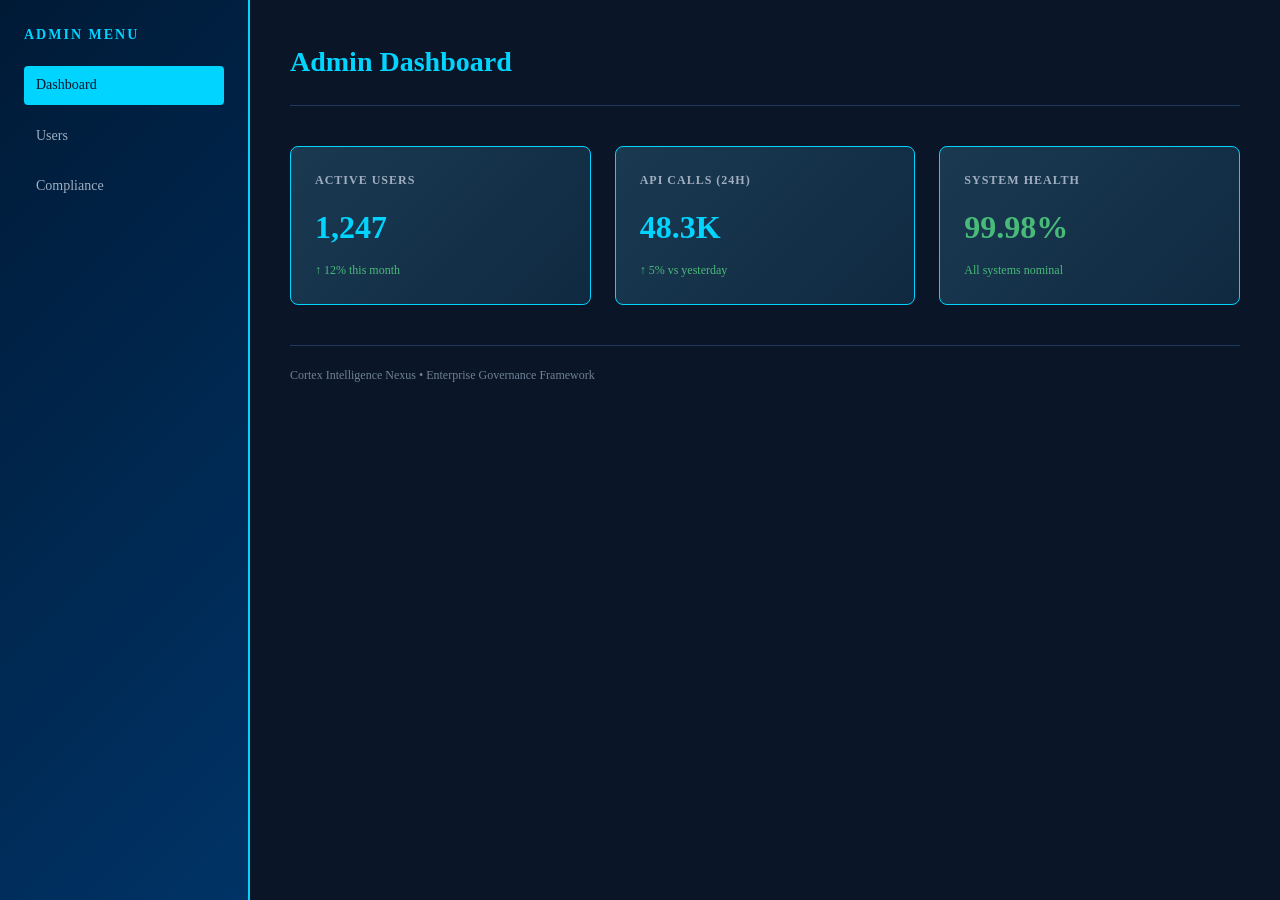
<file: admin-dashboard.html>
<!DOCTYPE html>
<html lang="en">
<head>
    <meta charset="UTF-8">
    <meta name="viewport" content="width=device-width, initial-scale=1.0">
    <title>Admin Dashboard | Cortex Intelligence Nexus</title>
    <link rel="stylesheet" href="styles.css">
    <style>
        .admin-container {
            display: grid;
            grid-template-columns: 250px 1fr;
            min-height: 100vh;
            background: #0a1628;
        }
        .admin-sidebar {
            background: linear-gradient(135deg, #001a36 0%, #003366 100%);
            padding: 24px;
            border-right: 2px solid #00d4ff;
        }
        .admin-sidebar h3 {
            color: #00d4ff;
            margin-bottom: 20px;
            font-size: 14px;
            text-transform: uppercase;
            letter-spacing: 2px;
        }
        .admin-menu {
            list-style: none;
            padding: 0;
            margin: 0;
        }
        .admin-menu li {
            margin-bottom: 12px;
        }
        .admin-menu a {
            color: #a0aec0;
            text-decoration: none;
            font-size: 14px;
            padding: 8px 12px;
            display: block;
            border-radius: 4px;
            transition: all 0.3s ease;
        }
        .admin-menu a:hover,
        .admin-menu a.active {
            background: #00d4ff;
            color: #0a1628;
        }
        .admin-main {
            padding: 40px;
        }
        .admin-header {
            display: flex;
            justify-content: space-between;
            align-items: center;
            margin-bottom: 40px;
            border-bottom: 1px solid #1e3a5f;
            padding-bottom: 20px;
        }
        .admin-header h1 {
            color: #00d4ff;
            margin: 0;
            font-size: 28px;
        }
        .admin-stats {
            display: grid;
            grid-template-columns: repeat(auto-fit, minmax(240px, 1fr));
            gap: 24px;
            margin-bottom: 40px;
        }
        .stat-card {
            background: linear-gradient(135deg, #1a3a52 0%, #0f2940 100%);
            border: 1px solid #00d4ff;
            border-radius: 8px;
            padding: 24px;
            color: #e2e8f0;
        }
        .stat-card h3 {
            color: #a0aec0;
            font-size: 12px;
            text-transform: uppercase;
            letter-spacing: 1px;
            margin: 0 0 12px 0;
        }
        .stat-card .value {
            color: #00d4ff;
            font-size: 32px;
            font-weight: bold;
            margin: 0;
        }
        .stat-card .change {
            color: #48bb78;
            font-size: 12px;
            margin-top: 8px;
        }
        .admin-section {
            background: linear-gradient(135deg, #1a3a52 0%, #0f2940 100%);
            border: 1px solid #1e3a5f;
            border-radius: 8px;
            padding: 24px;
            margin-bottom: 24px;
        }
        .admin-section h2 {
            color: #00d4ff;
            margin-top: 0;
            margin-bottom: 20px;
            font-size: 18px;
        }
        .badge {
            display: inline-block;
            padding: 4px 12px;
            border-radius: 20px;
            font-size: 11px;
            font-weight: 600;
            text-transform: uppercase;
        }
        .badge-active {
            background: rgba(72, 187, 120, 0.2);
            color: #48bb78;
            border: 1px solid #48bb78;
        }
        .footer-text {
            font-size: 12px;
            color: #718096;
            margin-top: 30px;
            padding-top: 20px;
            border-top: 1px solid #1e3a5f;
        }
    </style>
</head>
<body>
    <div class="admin-container">
        <aside class="admin-sidebar">
            <h3>Admin Menu</h3>
            <ul class="admin-menu">
                <li><a href="#dashboard" class="active">Dashboard</a></li>
                <li><a href="#users">Users</a></li>
                <li><a href="#compliance">Compliance</a></li>
            </ul>
        </aside>
        <main class="admin-main">
            <div class="admin-header">
                <h1>Admin Dashboard</h1>
            </div>
            <div class="admin-stats">
                <div class="stat-card">
                    <h3>Active Users</h3>
                    <p class="value">1,247</p>
                    <p class="change">↑ 12% this month</p>
                </div>
                <div class="stat-card">
                    <h3>API Calls (24h)</h3>
                    <p class="value">48.3K</p>
                    <p class="change">↑ 5% vs yesterday</p>
                </div>
                <div class="stat-card">
                    <h3>System Health</h3>
                    <p class="value" style="color: #48bb78;">99.98%</p>
                    <p class="change">All systems nominal</p>
                </div>
            </div>
            <div class="footer-text">Cortex Intelligence Nexus • Enterprise Governance Framework</div>
        </main>
    </div>
    <script>
        document.querySelectorAll('.admin-menu a').forEach(link => {
            link.addEventListener('click', function(e) {
                e.preventDefault();
                document.querySelectorAll('.admin-menu a').forEach(l => l.classList.remove('active'));
                this.classList.add('active');
            });
        });
    </script>
</body>
</html>
</file>
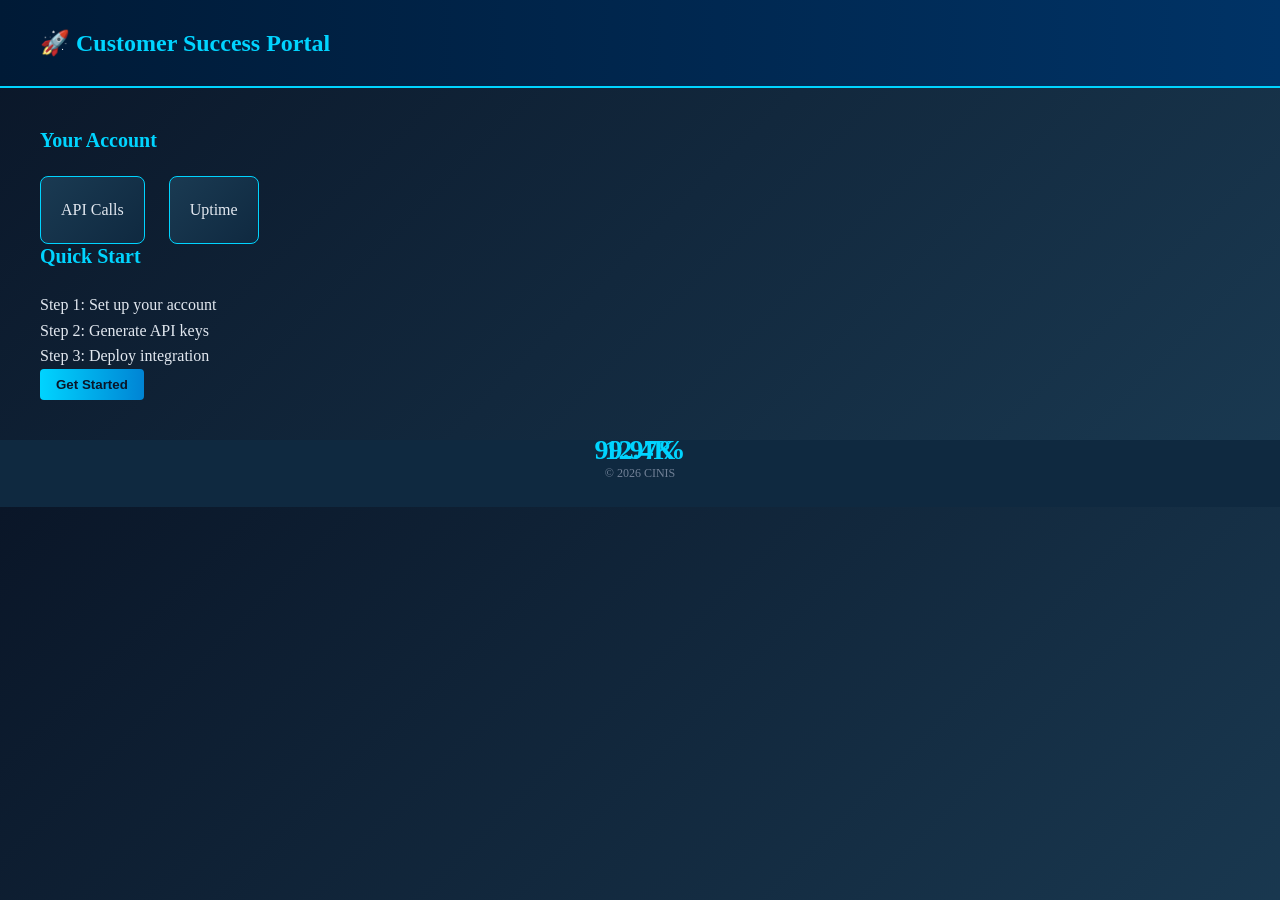
<file: customer-success-portal.html>
<!DOCTYPE html>
<html lang="en">
<head>
    <meta charset="UTF-8">
    <meta name="viewport" content="width=device-width, initial-scale=1.0">
    <title>Customer Success Portal | Cortex Intelligence Nexus</title>
    <link rel="stylesheet" href="styles.css">
    <style>
        .csp-container {
            background: linear-gradient(135deg, #0a1628 0%, #1a3a52 100%);
            color: #e2e8f0;
        }
        .csp-header {
            background: linear-gradient(90deg, #001a36 0%, #003366 100%);
            padding: 24px 40px;
            border-bottom: 2px solid #00d4ff;
        }
        .csp-header h1 {
            color: #00d4ff;
            margin: 0;
            font-size: 24px;
        }
        .csp-content {
            padding: 40px;
        }
        .section-title {
            color: #00d4ff;
            font-size: 20px;
            margin-bottom: 24px;
            font-weight: 600;
        }
        .metric-card {
            background: linear-gradient(135deg, #1a3a52 0%, #0f2940 100%);
            border: 1px solid #00d4ff;
            border-radius: 8px;
            padding: 20px;
            display: inline-block;
            margin-right: 20px;
        }
        .metric-value {
            color: #00d4ff;
            font-size: 28px;
            font-weight: bold;
            margin: 0;
        }
        .btn-primary {
            background: linear-gradient(90deg, #00d4ff, #0084d4);
            color: #0a1628;
            border: none;
            padding: 8px 16px;
            border-radius: 4px;
            font-weight: 600;
            cursor: pointer;
        }
        .footer {
            background: #0f2940;
            padding: 24px 40px;
            color: #718096;
            font-size: 12px;
            text-align: center;
        }
    </style>
</head>
<body class="csp-container">
    <header class="csp-header">
        <h1>🚀 Customer Success Portal</h1>
    </header>
    <main class="csp-content">
        <section>
            <h2 class="section-title">Your Account</h2>
            <div class="metric-card">
                <div>API Calls</div>
                <p class="metric-value">12.4K</p>
            </div>
            <div class="metric-card">
                <div>Uptime</div>
                <p class="metric-value">99.97%</p>
            </div>
        </section>
        <section>
            <h2 class="section-title">Quick Start</h2>
            <p>Step 1: Set up your account</p>
            <p>Step 2: Generate API keys</p>
            <p>Step 3: Deploy integration</p>
            <button class="btn-primary">Get Started</button>
        </section>
    </main>
    <footer class="footer">© 2026 CINIS</footer>
</body>
</html>
</file>
<file: styles.css>
# Let me write the CSS file separately to avoid truncation issues
styles_css = r'''/* ============================================
   CINIS NEXUS — Cortex Intelligence Platform
   Stylesheet | Built by MikeComplex AI
   ============================================ */

:root {
  --bg-primary: #0a0a0f;
  --bg-secondary: #0f0f1a;
  --bg-card: #12121f;
  --bg-card-hover: #1a1a2e;
  --border: rgba(255,255,255,0.06);
  --border-hover: rgba(255,255,255,0.12);
  --text-primary: #ffffff;
  --text-secondary: rgba(255,255,255,0.65);
  --text-muted: rgba(255,255,255,0.4);
  --accent: #c9a96e;
  --accent-glow: rgba(201,169,110,0.3);
  --accent-light: #e8d5a3;
  --success: #4ade80;
  --warning: #fbbf24;
  --danger: #f87171;
  --info: #60a5fa;
  --font-body: 'Inter', -apple-system, BlinkMacSystemFont, sans-serif;
  --font-display: 'Space Grotesk', 'Inter', sans-serif;
  --radius-sm: 8px;
  --radius-md: 12px;
  --radius-lg: 20px;
  --radius-xl: 28px;
  --shadow-sm: 0 2px 8px rgba(0,0,0,0.3);
  --shadow-md: 0 8px 32px rgba(0,0,0,0.4);
  --shadow-glow: 0 0 40px rgba(201,169,110,0.15);
  --transition: all 0.3s cubic-bezier(0.4, 0, 0.2, 1);
}

*, *::before, *::after { margin: 0; padding: 0; box-sizing: border-box; }

html { scroll-behavior: smooth; scroll-padding-top: 80px; }

body {
  font-family: var(--font-body);
  background: var(--bg-primary);
  color: var(--text-primary);
  line-height: 1.6;
  overflow-x: hidden;
  -webkit-font-smoothing: antialiased;
}

a { color: inherit; text-decoration: none; transition: var(--transition); }
ul { list-style: none; }
img { max-width: 100%; display: block; }

.container { max-width: 1280px; margin: 0 auto; padding: 0 24px; }

/* ===== NAVIGATION ===== */
.navbar {
  position: fixed; top: 0; left: 0; right: 0; z-index: 1000;
  padding: 16px 0; transition: var(--transition); background: transparent;
}
.navbar.scrolled {
  background: rgba(10,10,15,0.85); backdrop-filter: blur(20px);
  -webkit-backdrop-filter: blur(20px); border-bottom: 1px solid var(--border); padding: 12px 0;
}
.nav-container { max-width: 1280px; margin: 0 auto; padding: 0 24px; display: flex; align-items: center; justify-content: space-between; }
.nav-logo { display: flex; align-items: center; gap: 10px; font-family: var(--font-display); font-weight: 700; font-size: 1.1rem; letter-spacing: 1px; }
.logo-mark { color: var(--accent); font-size: 1.3rem; animation: pulse 2s ease-in-out infinite; }
@keyframes pulse { 0%,100%{opacity:1;transform:scale(1)} 50%{opacity:0.6;transform:scale(1.1)} }

.nav-menu { display: flex; align-items: center; gap: 32px; }
.nav-menu a { font-size: 0.85rem; font-weight: 500; letter-spacing: 0.5px; color: var(--text-secondary); position: relative; padding: 4px 0; }
.nav-menu a::after { content:''; position:absolute; bottom:-2px; left:0; width:0; height:2px; background:var(--accent); transition:width 0.3s ease; }
.nav-menu a:hover, .nav-menu a.active { color: var(--text-primary); }
.nav-menu a:hover::after, .nav-menu a.active::after { width: 100%; }

.nav-cta { background: var(--accent); color: var(--bg-primary) !important; padding: 8px 20px !important; border-radius: var(--radius-sm); font-weight: 600 !important; }
.nav-cta::after { display: none !important; }
.nav-cta:hover { background: var(--accent-light); transform: translateY(-1px); box-shadow: 0 4px 16px var(--accent-glow); }

.nav-toggle { display: none; flex-direction: column; gap: 5px; background: none; border: none; cursor: pointer; padding: 4px; }
.nav-toggle span { display: block; width: 24px; height: 2px; background: var(--text-primary); transition: var(--transition); border-radius: 2px; }
.nav-toggle.active span:nth-child(1) { transform: rotate(45deg) translate(5px,5px); }
.nav-toggle.active span:nth-child(2) { opacity: 0; }
.nav-toggle.active span:nth-child(3) { transform: rotate(-45deg) translate(5px,-5px); }

/* ===== HERO ===== */
.hero { min-height: 100vh; display: flex; flex-direction: column; align-items: center; justify-content: center; text-align: center; position: relative; padding: 120px 24px 80px; overflow: hidden; }
.hero-bg { position: absolute; inset: 0; z-index: 0; overflow: hidden; }
.hero-grid { position: absolute; inset: 0;
  background-image: linear-gradient(rgba(201,169,110,0.03) 1px, transparent 1px), linear-gradient(90deg, rgba(201,169,110,0.03) 1px, transparent 1px);
  background-size: 60px 60px;
  mask-image: radial-gradient(ellipse at center, black 30%, transparent 70%);
  -webkit-mask-image: radial-gradient(ellipse at center, black 30%, transparent 70%);
}
.hero-orb { position: absolute; border-radius: 50%; filter: blur(80px); opacity: 0.4; animation: orbFloat 8s ease-in-out infinite; }
.orb-1 { width: 400px; height: 400px; background: radial-gradient(circle, var(--accent-glow), transparent 70%); top: 10%; left: 20%; animation-delay: 0s; }
.orb-2 { width: 300px; height: 300px; background: radial-gradient(circle, rgba(96,165,250,0.2), transparent 70%); top: 40%; right: 15%; animation-delay: -3s; }
.orb-3 { width: 250px; height: 250px; background: radial-gradient(circle, rgba(74,222,128,0.15), transparent 70%); bottom: 20%; left: 40%; animation-delay: -5s; }
@keyframes orbFloat { 0%,100%{transform:translate(0,0)scale(1)} 33%{transform:translate(30px,-30px)scale(1.05)} 66%{transform:translate(-20px,20px)scale(0.95)} }

.hero-content { position: relative; z-index: 1; max-width: 900px; }
.hero-badge { display: inline-flex; align-items: center; gap: 10px; background: rgba(201,169,110,0.1); border: 1px solid rgba(201,169,110,0.2); padding: 8px 20px; border-radius: 100px; font-size: 0.75rem; font-weight: 600; letter-spacing: 2px; color: var(--accent); margin-bottom: 32px; }
.badge-pulse { width: 8px; height: 8px; background: var(--accent); border-radius: 50%; animation: pulse 2s ease-in-out infinite; }

.hero-title { font-family: var(--font-display); font-size: clamp(2.5rem, 6vw, 4.5rem); font-weight: 700; line-height: 1.1; margin-bottom: 20px; letter-spacing: -1px; }
.title-line { display: block; }
.title-line.accent { color: var(--accent); text-shadow: 0 0 40px var(--accent-glow); }

.hero-subtitle { font-size: clamp(0.85rem, 2vw, 1rem); color: var(--text-secondary); letter-spacing: 3px; margin-bottom: 20px; line-height: 1.8; }
.hero-desc { font-size: clamp(1rem, 2vw, 1.15rem); color: var(--text-secondary); max-width: 640px; margin: 0 auto 40px; line-height: 1.7; }

.hero-stats { display: flex; justify-content: center; gap: 48px; margin-bottom: 48px; flex-wrap: wrap; }
.stat { text-align: center; }
.stat-num { display: block; font-family: var(--font-display); font-size: clamp(2rem, 4vw, 3rem); font-weight: 700; color: var(--accent); line-height: 1; margin-bottom: 8px; }
.stat-num.inf { animation: pulse 3s ease-in-out infinite; }
.stat-label { font-size: 0.7rem; font-weight: 600; letter-spacing: 1.5px; color: var(--text-muted); line-height: 1.4; }

.hero-ctas { display: flex; gap: 16px; justify-content: center; flex-wrap: wrap; }

.scroll-indicator { position: absolute; bottom: 30px; left: 50%; transform: translateX(-50%); z-index: 1; }
.scroll-line { display: block; width: 1px; height: 50px; background: linear-gradient(to bottom, var(--accent), transparent); animation: scrollPulse 2s ease-in-out infinite; }
@keyframes scrollPulse { 0%,100%{opacity:0.3;transform:scaleY(0.6)} 50%{opacity:1;transform:scaleY(1)} }

/* ===== BUTTONS ===== */
.btn { display: inline-flex; align-items: center; justify-content: center; gap: 8px; padding: 14px 32px; font-family: var(--font-body); font-size: 0.9rem; font-weight: 600; letter-spacing: 0.5px; border-radius: var(--radius-sm); cursor: pointer; transition: var(--transition); border: none; text-decoration: none; }
.btn-primary { background: var(--accent); color: var(--bg-primary); }
.btn-primary:hover { background: var(--accent-light); transform: translateY(-2px); box-shadow: 0 8px 24px var(--accent-glow); }
.btn-outline { background: transparent; color: var(--text-primary); border: 1px solid var(--border-hover); }
.btn-outline:hover { border-color: var(--accent); color: var(--accent); background: rgba(201,169,110,0.05); }
.btn-full { width: 100%; }

/* ===== SECTIONS ===== */
.section { padding: 100px 0; position: relative; }
.section-header { text-align: center; max-width: 700px; margin: 0 auto 64px; }
.section-tag { display: inline-block; font-size: 0.7rem; font-weight: 700; letter-spacing: 3px; color: var(--accent); margin-bottom: 16px; padding: 6px 16px; border: 1px solid rgba(201,169,110,0.2); border-radius: 100px; }
.section-title { font-family: var(--font-display); font-size: clamp(1.8rem, 4vw, 2.8rem); font-weight: 700; line-height: 1.2; margin-bottom: 16px; }
.section-subtitle { color: var(--text-secondary); font-size: 1rem; line-height: 1.7; }

/* ===== PRODUCTS ===== */
.products-grid { display: grid; grid-template-columns: repeat(auto-fit, minmax(340px, 1fr)); gap: 24px; }
.product-card { background: var(--bg-card); border: 1px solid var(--border); border-radius: var(--radius-lg); padding: 40px 32px; position: relative; transition: var(--transition); overflow: hidden; }
.product-card::before { content:''; position:absolute; top:0; left:0; right:0; height:3px; background: linear-gradient(90deg, var(--accent), transparent); opacity:0; transition: opacity 0.3s; }
.product-card:hover { border-color: var(--border-hover); transform: translateY(-4px); box-shadow: var(--shadow-glow); }
.product-card:hover::before { opacity: 1; }
.product-card.flagship { border-color: rgba(201,169,110,0.3); background: linear-gradient(180deg, rgba(201,169,110,0.05), var(--bg-card)); }

.product-badge { position: absolute; top: 20px; right: 20px; font-size: 0.65rem; font-weight: 700; letter-spacing: 2px; color: var(--accent); padding: 4px 12px; border: 1px solid rgba(201,169,110,0.3); border-radius: 100px; }
.product-badge.new { color: var(--success); border-color: rgba(74,222,128,0.3); }
.product-icon { font-size: 2.5rem; margin-bottom: 20px; }
.product-name { font-size: 0.75rem; font-weight: 600; letter-spacing: 2px; color: var(--text-muted); text-transform: uppercase; margin-bottom: 4px; }
.product-title { font-family: var(--font-display); font-size: 1.5rem; font-weight: 700; margin-bottom: 16px; }
.product-desc { color: var(--text-secondary); font-size: 0.95rem; line-height: 1.7; margin-bottom: 24px; }
.product-features { margin-bottom: 28px; }
.product-features li { position: relative; padding-left: 20px; margin-bottom: 10px; font-size: 0.9rem; color: var(--text-secondary); }
.product-features li::before { content: '✦'; position: absolute; left: 0; color: var(--accent); font-size: 0.7rem; }
.product-link { font-size: 0.85rem; font-weight: 600; color: var(--accent); display: inline-flex; align-items: center; gap: 6px; }
.product-link:hover { gap: 12px; }

/* ===== ARCHITECTURE / CHAIN ===== */
.chain-flow { display: flex; align-items: center; justify-content: center; gap: 8px; flex-wrap: wrap; margin-bottom: 64px; }
.chain-node { text-align: center; padding: 24px 16px; min-width: 130px; position: relative; }
.chain-icon { font-size: 2rem; margin-bottom: 12px; display: block; }
.chain-node h4 { font-family: var(--font-display); font-size: 0.95rem; font-weight: 600; margin-bottom: 4px; }
.chain-node p { font-size: 0.8rem; color: var(--text-muted); }
.chain-arrow { font-size: 1.5rem; color: var(--accent); opacity: 0.5; }

.chain-detail { display: grid; grid-template-columns: repeat(auto-fit, minmax(300px, 1fr)); gap: 24px; }
.detail-card { background: var(--bg-card); border: 1px solid var(--border); border-radius: var(--radius-lg); padding: 32px; transition: var(--transition); }
.detail-card:hover { border-color: var(--border-hover); transform: translateY(-2px); }
.detail-tag { font-size: 0.7rem; font-weight: 700; letter-spacing: 2px; color: var(--accent); display: block; margin-bottom: 12px; }
.detail-card h3 { font-family: var(--font-display); font-size: 1.2rem; font-weight: 700; margin-bottom: 12px; }
.detail-card p { color: var(--text-secondary); font-size: 0.9rem; line-height: 1.7; }

/* ===== SECURITY ===== */
.security { background: linear-gradient(180deg, var(--bg-primary), var(--bg-secondary), var(--bg-primary)); }
.security-grid { display: grid; grid-template-columns: repeat(auto-fit, minmax(260px, 1fr)); gap: 20px; margin-bottom: 48px; }
.security-card { background: var(--bg-card); border: 1px solid var(--border); border-radius: var(--radius-md); padding: 32px 24px; text-align: center; transition: var(--transition); }
.security-card:hover { border-color: var(--border-hover); transform: translateY(-3px); }
.security-icon { font-size: 2.2rem; margin-bottom: 16px; }
.security-card h4 { font-family: var(--font-display); font-size: 1.1rem; font-weight: 700; margin-bottom: 10px; }
.security-card p { color: var(--text-secondary); font-size: 0.9rem; line-height: 1.6; }

.threat-dashboard { background: var(--bg-card); border: 1px solid var(--border); border-radius: var(--radius-lg); padding: 32px; max-width: 800px; margin: 0 auto; }
.dashboard-title { font-size: 0.7rem; font-weight: 700; letter-spacing: 3px; color: var(--accent); margin-bottom: 24px; text-align: center; }
.dashboard-grid { display: grid; grid-template-columns: repeat(auto-fit, minmax(220px, 1fr)); gap: 12px; margin-bottom: 24px; }
.dashboard-item { display: flex; align-items: center; gap: 12px; padding: 14px 16px; background: rgba(255,255,255,0.02); border-radius: var(--radius-sm); border: 1px solid var(--border); }
.dash-status { width: 8px; height: 8px; border-radius: 50%; flex-shrink: 0; }
.dashboard-item.active .dash-status { background: var(--success); box-shadow: 0 0 8px var(--success); }
.dashboard-item.running .dash-status { background: var(--info); box-shadow: 0 0 8px var(--info); animation: blink 1.5s ease-in-out infinite; }
.dashboard-item.watching .dash-status { background: var(--warning); box-shadow: 0 0 8px var(--warning); animation: blink 2s ease-in-out infinite; }
.dashboard-item.blocked .dash-status { background: var(--danger); box-shadow: 0 0 8px var(--danger); }
.dashboard-item.secured .dash-status { background: var(--success); box-shadow: 0 0 8px var(--success); }
.dashboard-item.verified .dash-status { background: var(--info); box-shadow: 0 0 8px var(--info); }
@keyframes blink { 0%,100%{opacity:1} 50%{opacity:0.4} }
.dash-label { font-size: 0.8rem; color: var(--text-secondary); flex: 1; }
.dash-value { font-size: 0.75rem; font-weight: 700; letter-spacing: 1px; }
.dashboard-item.active .dash-value { color: var(--success); }
.dashboard-item.running .dash-value { color: var(--info); }
.dashboard-item.watching .dash-value { color: var(--warning); }
.dashboard-item.blocked .dash-value { color: var(--danger); }
.dashboard-item.secured .dash-value { color: var(--success); }
.dashboard-item.verified .dash-value { color: var(--info); }

.system-status { display: flex; align-items: center; justify-content: center; gap: 10px; padding-top: 20px; border-top: 1px solid var(--border); }
.status-dot { width: 8px; height: 8px; background: var(--success); border-radius: 50%; box-shadow: 0 0 8px var(--success); animation: blink 2s ease-in-out infinite; }
.status-text { font-size: 0.85rem; font-weight: 600; }
.status-time { font-size: 0.8rem; color: var(--text-muted); }

/* ===== DATA INTELLIGENCE / METRICS ===== */
.metrics-grid { display: grid; grid-template-columns: repeat(auto-fit, minmax(180px, 1fr)); gap: 24px; margin-bottom: 64px; }
.metric-card { text-align: center; }
.metric-ring { position: relative; width: 140px; height: 140px; margin: 0 auto 16px; }
.metric-ring svg { transform: rotate(-90deg); width: 100%; height: 100%; }
.ring-bg { fill: none; stroke: var(--border); stroke-width: 6; }
.ring-fill { fill: none; stroke: var(--accent); stroke-width: 6; stroke-linecap: round;
  stroke-dasharray: 264;
  stroke-dashoffset: calc(264 - (264 * var(--pct)) / 100);
  transition: stroke-dashoffset 1.5s ease-out;
}
.metric-value { position: absolute; top: 50%; left: 50%; transform: translate(-50%, -50%); font-family: var(--font-display); font-size: 1.6rem; font-weight: 700; color: var(--accent); }
.metric-label { font-size: 0.85rem; color: var(--text-secondary); }

.intel-services { display: grid; grid-template-columns: repeat(auto-fit, minmax(260px, 1fr)); gap: 20px; }
.intel-card { background: var(--bg-card); border: 1px solid var(--border); border-radius: var(--radius-md); padding: 28px 24px; transition: var(--transition); }
.intel-card:hover { border-color: var(--border-hover); transform: translateY(-3px); }
.intel-icon { font-size: 2rem; margin-bottom: 14px; }
.intel-card h4 { font-family: var(--font-display); font-size: 1.05rem; font-weight: 700; margin-bottom: 8px; }
.intel-card p { color: var(--text-secondary); font-size: 0.9rem; line-height: 1.6; }

/* ===== TRADING ===== */
.trading-hero { display: flex; justify-content: center; gap: 32px; flex-wrap: wrap; margin-bottom: 64px; }
.trading-stat { text-align: center; padding: 24px 32px; border: 1px solid var(--border); border-radius: var(--radius-md); background: var(--bg-card); transition: var(--transition); }
.trading-stat:hover { border-color: var(--accent); transform: translateY(-3px); }
.ts-label { display: block; font-family: var(--font-display); font-size: 1.8rem; font-weight: 700; color: var(--accent); margin-bottom: 8px; }
.ts-value { font-size: 0.8rem; font-weight: 600; letter-spacing: 2px; color: var(--text-muted); }

.trading-grid { display: grid; grid-template-columns: repeat(auto-fit, minmax(320px, 1fr)); gap: 24px; }
.trading-card { background: var(--bg-card); border: 1px solid var(--border); border-radius: var(--radius-lg); padding: 36px 32px; transition: var(--transition); }
.trading-card:hover { border-color: var(--border-hover); transform: translateY(-4px); box-shadow: var(--shadow-glow); }
.trading-icon { font-size: 2.2rem; margin-bottom: 16px; }
.trading-card h4 { font-size: 0.75rem; font-weight: 700; letter-spacing: 2px; color: var(--accent); margin-bottom: 4px; }
.trading-card h5 { font-family: var(--font-display); font-size: 1.2rem; font-weight: 700; margin-bottom: 12px; }
.trading-card p { color: var(--text-secondary); font-size: 0.9rem; line-height: 1.7; }

/* ===== EDUCATION ===== */
.edu-tracks { display: grid; grid-template-columns: repeat(auto-fit, minmax(300px, 1fr)); gap: 16px; margin-bottom: 48px; }
.edu-track { background: var(--bg-card); border: 1px solid var(--border); border-radius: var(--radius-md); padding: 28px 24px; display: flex; gap: 20px; align-items: flex-start; transition: var(--transition); }
.edu-track:hover { border-color: var(--border-hover); transform: translateX(4px); }
.edu-num { font-family: var(--font-display); font-size: 1.8rem; font-weight: 700; color: var(--accent); opacity: 0.4; line-height: 1; flex-shrink: 0; min-width: 40px; }
.edu-track h4 { font-family: var(--font-display); font-size: 1.05rem; font-weight: 700; margin-bottom: 8px; }
.edu-track p { color: var(--text-secondary); font-size: 0.9rem; line-height: 1.6; }

.edu-categories { display: grid; grid-template-columns: repeat(auto-fit, minmax(200px, 1fr)); gap: 20px; }
.edu-cat { text-align: center; padding: 32px 24px; border: 1px solid var(--border); border-radius: var(--radius-md); transition: var(--transition); }
.edu-cat:hover { border-color: var(--accent); background: rgba(201,169,110,0.03); }
.cat-icon { font-size: 2.2rem; margin-bottom: 12px; display: block; }
.edu-cat h4 { font-family: var(--font-display); font-size: 1.1rem; font-weight: 700; margin-bottom: 4px; }
.edu-cat p { color: var(--text-muted); font-size: 0.85rem; }

/* ===== BLOG ===== */
.blog-grid { display: grid; grid-template-columns: repeat(auto-fit, minmax(320px, 1fr)); gap: 24px; margin-bottom: 40px; }
.blog-card { background: var(--bg-card); border: 1px solid var(--border); border-radius: var(--radius-lg); padding: 32px; transition: var(--transition); }
.blog-card:hover { border-color: var(--border-hover); transform: translateY(-4px); }
.blog-tag { font-size: 0.7rem; font-weight: 700; letter-spacing: 2px; color: var(--accent); margin-bottom: 16px; display: block; }
.blog-card h4 { font-family: var(--font-display); font-size: 1.15rem; font-weight: 700; line-height: 1.4; margin-bottom: 12px; }
.blog-card p { color: var(--text-secondary); font-size: 0.9rem; line-height: 1.7; margin-bottom: 20px; }
.blog-link { font-size: 0.85rem; font-weight: 600; color: var(--accent); }
.blog-link:hover { text-decoration: underline; }
.blog-cta { text-align: center; }

/* ===== SCALING ===== */
.scaling-grid { display: grid; grid-template-columns: repeat(auto-fit, minmax(320px, 1fr)); gap: 20px; }
.scaling-card { background: var(--bg-card); border: 1px solid var(--border); border-radius: var(--radius-md); padding: 32px; position: relative; padding-left: 72px; transition: var(--transition); }
.scaling-card:hover { border-color: var(--border-hover); transform: translateY(-3px); }
.scaling-num { position: absolute; top: 28px; left: 28px; font-family: var(--font-display); font-size: 1.6rem; font-weight: 700; color: var(--accent); opacity: 0.3; }
.scaling-card h4 { font-family: var(--font-display); font-size: 1.1rem; font-weight: 700; margin-bottom: 10px; }
.scaling-card p { color: var(--text-secondary); font-size: 0.9rem; line-height: 1.7; }

/* ===== DIRECTORY ===== */
.directory-grid { display: grid; grid-template-columns: repeat(auto-fit, minmax(220px, 1fr)); gap: 20px; }
.directory-card { background: var(--bg-card); border: 1px solid var(--border); border-radius: var(--radius-lg); padding: 36px 24px; text-align: center; transition: var(--transition); }
.directory-card:hover { border-color: var(--accent); transform: translateY(-4px); box-shadow: var(--shadow-glow); }
.dir-icon { font-size: 2.5rem; margin-bottom: 16px; display: block; }
.directory-card h4 { font-family: var(--font-display); font-size: 1.2rem; font-weight: 700; margin-bottom: 6px; }
.directory-card p { color: var(--text-secondary); font-size: 0.9rem; margin-bottom: 20px; }
.dir-link { display: inline-block; padding: 8px 24px; border: 1px solid var(--border-hover); border-radius: var(--radius-sm); font-size: 0.85rem; font-weight: 600; color: var(--accent); }
.dir-link:hover { background: var(--accent); color: var(--bg-primary); border-color: var(--accent); }

/* ===== PRICING ===== */
.pricing-grid { display: grid; grid-template-columns: repeat(auto-fit, minmax(300px, 1fr)); gap: 24px; align-items: start; }
.pricing-card { background: var(--bg-card); border: 1px solid var(--border); border-radius: var(--radius-lg); padding: 40px 32px; position: relative; transition: var(--transition); }
.pricing-card:hover { border-color: var(--border-hover); transform: translateY(-4px); }
.pricing-card.popular { border-color: rgba(201,169,110,0.4); background: linear-gradient(180deg, rgba(201,169,110,0.05), var(--bg-card)); transform: scale(1.02); }
.pricing-card.popular:hover { transform: scale(1.02) translateY(-4px); box-shadow: var(--shadow-glow); }

.popular-badge { position: absolute; top: -12px; left: 50%; transform: translateX(-50%); background: var(--accent); color: var(--bg-primary); font-size: 0.65rem; font-weight: 700; letter-spacing: 2px; padding: 6px 16px; border-radius: 100px; }

.pricing-header { text-align: center; margin-bottom: 32px; padding-bottom: 24px; border-bottom: 1px solid var(--border); }
.pricing-header h4 { font-size: 0.8rem; font-weight: 700; letter-spacing: 3px; color: var(--text-muted); margin-bottom: 16px; }
.price { font-family: var(--font-display); font-size: 3rem; font-weight: 700; line-height: 1; margin-bottom: 8px; }
.price .currency { font-size: 1.5rem; vertical-align: top; color: var(--accent); }
.price .period { font-size: 1rem; font-weight: 500; color: var(--text-muted); }
.price-note { font-size: 0.8rem; color: var(--text-muted); }

.pricing-features { margin-bottom: 32px; }
.pricing-features li { padding: 10px 0; font-size: 0.9rem; color: var(--text-secondary); border-bottom: 1px solid rgba(255,255,255,0.03); }
.pricing-features li:last-child { border-bottom: none; }

.pricing-note { text-align: center; margin-top: 40px; color: var(--text-muted); font-size: 0.85rem; line-height: 1.8; }
.pricing-note a { color: var(--accent); text-decoration: underline; }

/* ===== CONTACT ===== */
.contact-grid { display: grid; grid-template-columns: 1fr 1fr; gap: 64px; align-items: start; }
.contact-info { display: flex; flex-direction: column; gap: 28px; }
.contact-item { display: flex; align-items: flex-start; gap: 16px; }
.contact-icon { font-size: 1.5rem; flex-shrink: 0; margin-top: 2px; }
.contact-label { display: block; font-size: 0.7rem; font-weight: 700; letter-spacing: 2px; color: var(--text-muted); margin-bottom: 4px; }
.contact-item a { color: var(--text-primary); font-size: 1rem; }
.contact-item a:hover { color: var(--accent); }
.contact-item p { color: var(--text-secondary); font-size: 0.95rem; line-height: 1.6; }

.social-links { display: flex; flex-wrap: wrap; gap: 12px; margin-top: 8px; }
.social-link { padding: 8px 16px; border: 1px solid var(--border); border-radius: var(--radius-sm); font-size: 0.8rem; font-weight: 500; color: var(--text-secondary); transition: var(--transition); }
.social-link:hover { border-color: var(--accent); color: var(--accent); background: rgba(201,169,110,0.05); }

.contact-form { background: var(--bg-card); border: 1px solid var(--border); border-radius: var(--radius-lg); padding: 36px 32px; }
.contact-form h4 { font-family: var(--font-display); font-size: 1.2rem; font-weight: 700; margin-bottom: 24px; }
.form-group { margin-bottom: 16px; }
.form-group input, .form-group select, .form-group textarea {
  width: 100%; padding: 14px 16px; background: rgba(255,255,255,0.03);
  border: 1px solid var(--border); border-radius: var(--radius-sm);
  color: var(--text-primary); font-family: var(--font-body); font-size: 0.9rem;
  transition: var(--transition); outline: none;
}
.form-group input:focus, .form-group select:focus, .form-group textarea:focus {
  border-color: var(--accent); background: rgba(201,169,110,0.03);
}
.form-group input::placeholder, .form-group textarea::placeholder { color: var(--text-muted); }
.form-group select { cursor: pointer; appearance: none; }
.form-group select option { background: var(--bg-card); color: var(--text-primary); }
.form-group textarea { resize: vertical; min-height: 120px; }

/* ===== FOOTER ===== */
.footer { background: var(--bg-secondary); border-top: 1px solid var(--border); padding: 64px 0 32px; }
.footer-grid { display: grid; grid-template-columns: 2fr 1fr 1fr 1fr; gap: 48px; margin-bottom: 48px; }
.footer-brand h4 { font-family: var(--font-display); font-size: 1.3rem; font-weight: 700; margin-bottom: 16px; }
.footer-brand p { color: var(--text-secondary); font-size: 0.9rem; line-height: 1.7; margin-bottom: 12px; max-width: 300px; }
.footer-brand a { color: var(--accent); font-size: 0.9rem; }
.footer-brand a:hover { text-decoration: underline; }

.footer-col h5 { font-size: 0.75rem; font-weight: 700; letter-spacing: 2px; color: var(--text-muted); margin-bottom: 20px; }
.footer-col li { margin-bottom: 10px; }
.footer-col a { color: var(--text-secondary); font-size: 0.9rem; }
.footer-col a:hover { color: var(--accent); }

.footer-bottom { text-align: center; padding-top: 32px; border-top: 1px solid var(--border); }
.footer-bottom p { color: var(--text-muted); font-size: 0.8rem; margin-bottom: 4px; }

/* ===== SCROLL REVEAL ===== */
.reveal-hidden { opacity: 0; transform: translateY(30px); transition: opacity 0.6s ease, transform 0.6s ease; }
.revealed { opacity: 1; transform: translateY(0); }

/* ===== RESPONSIVE ===== */
@media (max-width: 1024px) {
  .contact-grid { grid-template-columns: 1fr; gap: 48px; }
  .footer-grid { grid-template-columns: 1fr 1fr; }
}

@media (max-width: 768px) {
  .nav-toggle { display: flex; }
  .nav-menu {
    position: fixed; top: 0; right: -100%; width: 280px; height: 100vh;
    background: var(--bg-secondary); flex-direction: column; align-items: flex-start;
    padding: 80px 32px 32px; gap: 8px; transition: right 0.3s ease;
    border-left: 1px solid var(--border);
  }
  .nav-menu.active { right: 0; }
  .nav-menu a { padding: 12px 0; font-size: 1rem; width: 100%; border-bottom: 1px solid var(--border); }
  .nav-cta { margin-top: 16px; text-align: center; }

  .hero-stats { gap: 24px; }
  .chain-flow { gap: 16px; }
  .chain-arrow { display: none; }
  .chain-node { min-width: 100px; padding: 16px 12px; }
  .trading-hero { gap: 16px; }
  .trading-stat { padding: 18px 24px; }
  .pricing-card.popular { transform: none; }
  .pricing-card.popular:hover { transform: translateY(-4px); }
  .footer-grid { grid-template-columns: 1fr; gap: 32px; }
}

@media (max-width: 480px) {
  .container { padding: 0 16px; }
  .section { padding: 64px 0; }
  .products-grid, .trading-grid, .scaling-grid { grid-template-columns: 1fr; }
  .metrics-grid { grid-template-columns: repeat(2, 1fr); }
  .edu-tracks { grid-template-columns: 1fr; }
  .directory-grid { grid-template-columns: 1fr 1fr; }
  .pricing-grid { grid-template-columns: 1fr; }
}
'''

with open('/mnt/agents/output/styles.css', 'w', encoding='utf-8') as f:
    f.write(styles_css)

print("styles.css written successfully")
print(f"Size: {len(styles_css)} chars")
</file>
